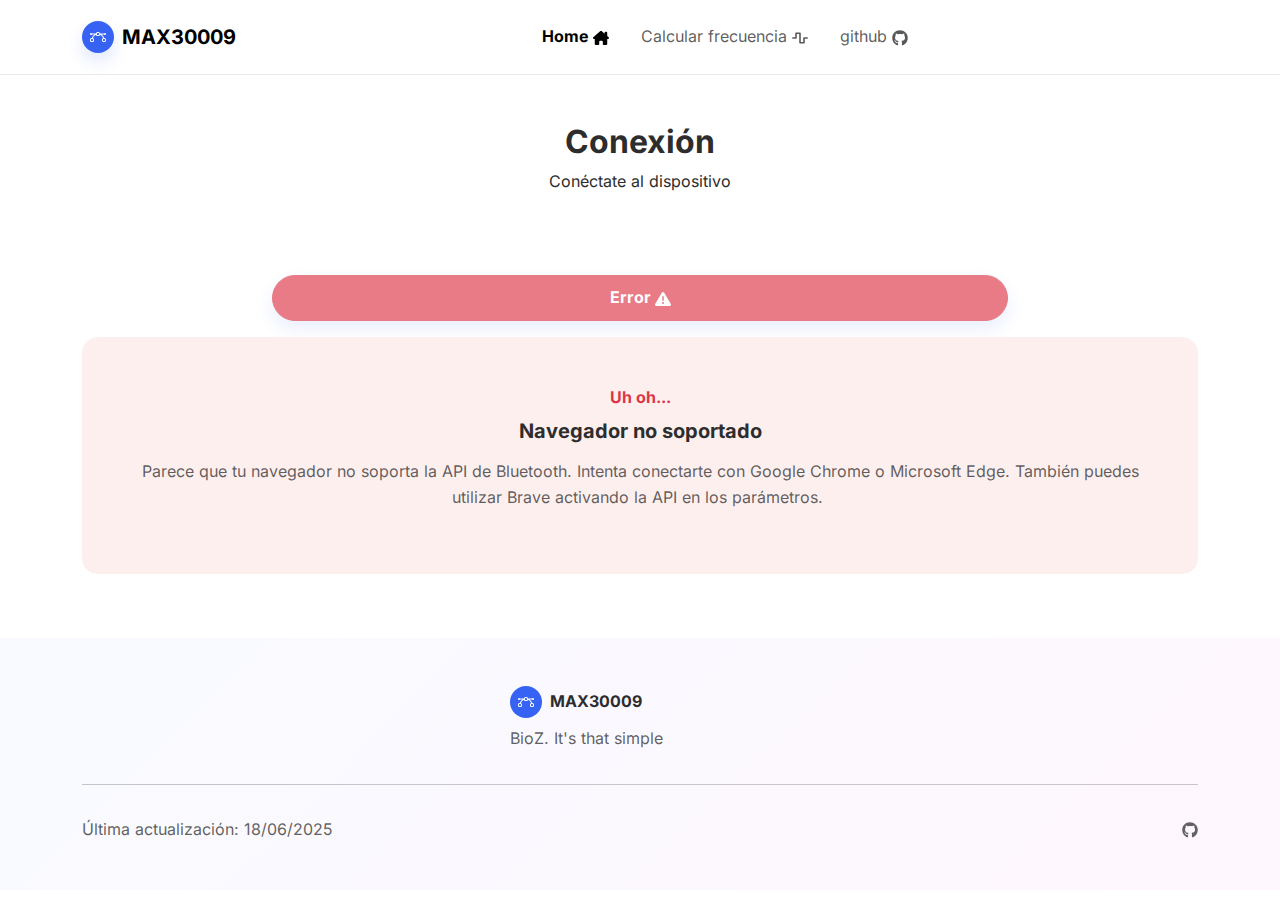
<file: web/index.html>
<!DOCTYPE html>
<html data-bs-theme="light" lang="en">

<head>
    <meta charset="utf-8">
    <meta name="viewport" content="width=device-width, initial-scale=1.0, shrink-to-fit=no">
    <title>Home - MAX3009</title>
    <link rel="stylesheet" href="assets/bootstrap/css/bootstrap.min.css?h=4d649c300ea439ef1f9fe3d14c0f3e24">
    <link rel="stylesheet" href="assets/css/Inter.css?h=88a79ac76a05b72814c70f09c2db05b3">
    <link rel="stylesheet" href="assets/fonts/fontawesome-all.min.css?h=d10b6c02b76e3f05c44d290530be1366">
    <link rel="stylesheet" href="assets/css/bss-overrides.css?h=dcfd0f9bcd47337b92b824727f015896">
    <link rel="stylesheet" href="assets/css/checkBox.compiled.css?h=6a3b8bc9aebec89744f7b35de7ce85f6">
    <link rel="stylesheet" href="assets/css/mainStyle.css?h=4cdb05ab7afbaa4bd9e2d9bb729888ae">
    <link rel="stylesheet" href="assets/css/Stats-icons.css?h=befd8a398792e305b7ffd4a176b5b585">
</head>

<body>
    <nav class="navbar navbar-expand-md sticky-top py-3 navbar-shrink" id="mainNav">
        <div class="container"><a class="navbar-brand d-flex align-items-center" href="/"><span class="bs-icon-sm bs-icon-circle bs-icon-primary shadow d-flex justify-content-center align-items-center me-2 bs-icon"><svg xmlns="http://www.w3.org/2000/svg" width="1em" height="1em" fill="currentColor" viewBox="0 0 16 16" class="bi bi-bezier">
                        <path fill-rule="evenodd" d="M0 10.5A1.5 1.5 0 0 1 1.5 9h1A1.5 1.5 0 0 1 4 10.5v1A1.5 1.5 0 0 1 2.5 13h-1A1.5 1.5 0 0 1 0 11.5zm1.5-.5a.5.5 0 0 0-.5.5v1a.5.5 0 0 0 .5.5h1a.5.5 0 0 0 .5-.5v-1a.5.5 0 0 0-.5-.5zm10.5.5A1.5 1.5 0 0 1 13.5 9h1a1.5 1.5 0 0 1 1.5 1.5v1a1.5 1.5 0 0 1-1.5 1.5h-1a1.5 1.5 0 0 1-1.5-1.5zm1.5-.5a.5.5 0 0 0-.5.5v1a.5.5 0 0 0 .5.5h1a.5.5 0 0 0 .5-.5v-1a.5.5 0 0 0-.5-.5zM6 4.5A1.5 1.5 0 0 1 7.5 3h1A1.5 1.5 0 0 1 10 4.5v1A1.5 1.5 0 0 1 8.5 7h-1A1.5 1.5 0 0 1 6 5.5zM7.5 4a.5.5 0 0 0-.5.5v1a.5.5 0 0 0 .5.5h1a.5.5 0 0 0 .5-.5v-1a.5.5 0 0 0-.5-.5z"></path>
                        <path d="M6 4.5H1.866a1 1 0 1 0 0 1h2.668A6.517 6.517 0 0 0 1.814 9H2.5c.123 0 .244.015.358.043a5.517 5.517 0 0 1 3.185-3.185A1.503 1.503 0 0 1 6 5.5zm3.957 1.358A1.5 1.5 0 0 0 10 5.5v-1h4.134a1 1 0 1 1 0 1h-2.668a6.517 6.517 0 0 1 2.72 3.5H13.5c-.123 0-.243.015-.358.043a5.517 5.517 0 0 0-3.185-3.185z"></path>
                    </svg></span><span>MAX30009</span></a><button data-bs-toggle="collapse" class="navbar-toggler" data-bs-target="#navcol"><span class="visually-hidden">Toggle navigation</span><span class="navbar-toggler-icon"></span></button>
            <div class="collapse navbar-collapse" id="navcol">
                <ul class="navbar-nav mx-auto">
                    <li class="nav-item"><a class="nav-link active" href="index.html">Home&nbsp;<svg xmlns="http://www.w3.org/2000/svg" viewBox="0 -32 576 576" width="1em" height="1em" fill="currentColor">
                                <!--! Font Awesome Free 6.4.2 by @fontawesome - https://fontawesome.com License - https://fontawesome.com/license/free (Icons: CC BY 4.0, Fonts: SIL OFL 1.1, Code: MIT License) Copyright 2023 Fonticons, Inc. -->
                                <path d="M543.8 287.6c17 0 32-14 32-32.1c1-9-3-17-11-24L512 185V64c0-17.7-14.3-32-32-32H448c-17.7 0-32 14.3-32 32v36.7L309.5 7c-6-5-14-7-21-7s-15 1-22 8L10 231.5c-7 7-10 15-10 24c0 18 14 32.1 32 32.1h32v69.7c-.1 .9-.1 1.8-.1 2.8V472c0 22.1 17.9 40 40 40h16c1.2 0 2.4-.1 3.6-.2c1.5 .1 3 .2 4.5 .2H160h24c22.1 0 40-17.9 40-40V448 384c0-17.7 14.3-32 32-32h64c17.7 0 32 14.3 32 32v64 24c0 22.1 17.9 40 40 40h24 32.5c1.4 0 2.8 0 4.2-.1c1.1 .1 2.2 .1 3.3 .1h16c22.1 0 40-17.9 40-40V455.8c.3-2.6 .5-5.3 .5-8.1l-.7-160.2h32z"></path>
                            </svg></a></li>
                    <li class="nav-item"><a class="nav-link" href="frequency.html">Calcular frecuencia&nbsp;<svg xmlns="http://www.w3.org/2000/svg" viewBox="0 -64 640 640" width="1em" height="1em" fill="currentColor">
                                <!--! Font Awesome Free 6.4.2 by @fontawesome - https://fontawesome.com License - https://fontawesome.com/license/free (Icons: CC BY 4.0, Fonts: SIL OFL 1.1, Code: MIT License) Copyright 2023 Fonticons, Inc. -->
                                <path d="M128 64c0-17.7 14.3-32 32-32H320c17.7 0 32 14.3 32 32V416h96V256c0-17.7 14.3-32 32-32H608c17.7 0 32 14.3 32 32s-14.3 32-32 32H512V448c0 17.7-14.3 32-32 32H320c-17.7 0-32-14.3-32-32V96H192V256c0 17.7-14.3 32-32 32H32c-17.7 0-32-14.3-32-32s14.3-32 32-32h96V64z"></path>
                            </svg></a></li>
                    <li class="nav-item"><a class="nav-link" href="https://github.com/mahelbdlm/MAX30009-bluetooth" target="_blank">github&nbsp;<svg xmlns="http://www.w3.org/2000/svg" viewBox="-8 0 512 512" width="1em" height="1em" fill="currentColor">
                                <!--! Font Awesome Free 6.4.2 by @fontawesome - https://fontawesome.com License - https://fontawesome.com/license/free (Icons: CC BY 4.0, Fonts: SIL OFL 1.1, Code: MIT License) Copyright 2023 Fonticons, Inc. -->
                                <path d="M165.9 397.4c0 2-2.3 3.6-5.2 3.6-3.3.3-5.6-1.3-5.6-3.6 0-2 2.3-3.6 5.2-3.6 3-.3 5.6 1.3 5.6 3.6zm-31.1-4.5c-.7 2 1.3 4.3 4.3 4.9 2.6 1 5.6 0 6.2-2s-1.3-4.3-4.3-5.2c-2.6-.7-5.5.3-6.2 2.3zm44.2-1.7c-2.9.7-4.9 2.6-4.6 4.9.3 2 2.9 3.3 5.9 2.6 2.9-.7 4.9-2.6 4.6-4.6-.3-1.9-3-3.2-5.9-2.9zM244.8 8C106.1 8 0 113.3 0 252c0 110.9 69.8 205.8 169.5 239.2 12.8 2.3 17.3-5.6 17.3-12.1 0-6.2-.3-40.4-.3-61.4 0 0-70 15-84.7-29.8 0 0-11.4-29.1-27.8-36.6 0 0-22.9-15.7 1.6-15.4 0 0 24.9 2 38.6 25.8 21.9 38.6 58.6 27.5 72.9 20.9 2.3-16 8.8-27.1 16-33.7-55.9-6.2-112.3-14.3-112.3-110.5 0-27.5 7.6-41.3 23.6-58.9-2.6-6.5-11.1-33.3 2.6-67.9 20.9-6.5 69 27 69 27 20-5.6 41.5-8.5 62.8-8.5s42.8 2.9 62.8 8.5c0 0 48.1-33.6 69-27 13.7 34.7 5.2 61.4 2.6 67.9 16 17.7 25.8 31.5 25.8 58.9 0 96.5-58.9 104.2-114.8 110.5 9.2 7.9 17 22.9 17 46.4 0 33.7-.3 75.4-.3 83.6 0 6.5 4.6 14.4 17.3 12.1C428.2 457.8 496 362.9 496 252 496 113.3 383.5 8 244.8 8zM97.2 352.9c-1.3 1-1 3.3.7 5.2 1.6 1.6 3.9 2.3 5.2 1 1.3-1 1-3.3-.7-5.2-1.6-1.6-3.9-2.3-5.2-1zm-10.8-8.1c-.7 1.3.3 2.9 2.3 3.9 1.6 1 3.6.7 4.3-.7.7-1.3-.3-2.9-2.3-3.9-2-.6-3.6-.3-4.3.7zm32.4 35.6c-1.6 1.3-1 4.3 1.3 6.2 2.3 2.3 5.2 2.6 6.5 1 1.3-1.3.7-4.3-1.3-6.2-2.2-2.3-5.2-2.6-6.5-1zm-11.4-14.7c-1.6 1-1.6 3.6 0 5.9 1.6 2.3 4.3 3.3 5.6 2.3 1.6-1.3 1.6-3.9 0-6.2-1.4-2.3-4-3.3-5.6-2z"></path>
                            </svg></a></li>
                </ul>
            </div>
        </div>
    </nav>
    <div class="container pt-4 pt-xl-5 py-5">
        <div class="row mb-5">
            <div class="col-md-8 col-xl-6 text-center mx-auto">
                <h2 class="fw-bold" id="manage-hike-name">Conexión</h2>
                <p>Conéctate al dispositivo</p>
                <div class="alert alert-warning noDisplay" role="alert" alerttype="debugmode"><span><svg xmlns="http://www.w3.org/2000/svg" viewBox="0 0 512 512" width="1em" height="1em" fill="currentColor">
                            <!--! Font Awesome Free 6.4.2 by @fontawesome - https://fontawesome.com License - https://fontawesome.com/license/free (Icons: CC BY 4.0, Fonts: SIL OFL 1.1, Code: MIT License) Copyright 2023 Fonticons, Inc. -->
                            <path d="M256 512A256 256 0 1 0 256 0a256 256 0 1 0 0 512zM216 336h24V272H216c-13.3 0-24-10.7-24-24s10.7-24 24-24h48c13.3 0 24 10.7 24 24v88h8c13.3 0 24 10.7 24 24s-10.7 24-24 24H216c-13.3 0-24-10.7-24-24s10.7-24 24-24zm40-208a32 32 0 1 1 0 64 32 32 0 1 1 0-64z"></path>
                        </svg><strong>&nbsp;El modo debug está activado</strong></span></div><button class="btn btn-success position-absolute m-2 noDisplay" id="btn-compute-frequency" type="button" style="top: 75px;right: 0;" data-bs-target="#modal-freq" data-bs-toggle="modal"><svg xmlns="http://www.w3.org/2000/svg" viewBox="0 -32 576 576" width="1em" height="1em" fill="currentColor">
                        <!--! Font Awesome Free 6.4.2 by @fontawesome - https://fontawesome.com License - https://fontawesome.com/license/free (Icons: CC BY 4.0, Fonts: SIL OFL 1.1, Code: MIT License) Copyright 2023 Fonticons, Inc. -->
                        <path d="M234.7 42.7L197 56.8c-3 1.1-5 4-5 7.2s2 6.1 5 7.2l37.7 14.1L248.8 123c1.1 3 4 5 7.2 5s6.1-2 7.2-5l14.1-37.7L315 71.2c3-1.1 5-4 5-7.2s-2-6.1-5-7.2L277.3 42.7 263.2 5c-1.1-3-4-5-7.2-5s-6.1 2-7.2 5L234.7 42.7zM46.1 395.4c-18.7 18.7-18.7 49.1 0 67.9l34.6 34.6c18.7 18.7 49.1 18.7 67.9 0L529.9 116.5c18.7-18.7 18.7-49.1 0-67.9L495.3 14.1c-18.7-18.7-49.1-18.7-67.9 0L46.1 395.4zM484.6 82.6l-105 105-23.3-23.3 105-105 23.3 23.3zM7.5 117.2C3 118.9 0 123.2 0 128s3 9.1 7.5 10.8L64 160l21.2 56.5c1.7 4.5 6 7.5 10.8 7.5s9.1-3 10.8-7.5L128 160l56.5-21.2c4.5-1.7 7.5-6 7.5-10.8s-3-9.1-7.5-10.8L128 96 106.8 39.5C105.1 35 100.8 32 96 32s-9.1 3-10.8 7.5L64 96 7.5 117.2zm352 256c-4.5 1.7-7.5 6-7.5 10.8s3 9.1 7.5 10.8L416 416l21.2 56.5c1.7 4.5 6 7.5 10.8 7.5s9.1-3 10.8-7.5L480 416l56.5-21.2c4.5-1.7 7.5-6 7.5-10.8s-3-9.1-7.5-10.8L480 352l-21.2-56.5c-1.7-4.5-6-7.5-10.8-7.5s-9.1 3-10.8 7.5L416 352l-56.5 21.2z"></path>
                    </svg></button>
            </div>
        </div>
        <div class="row justify-content-center">
            <div class="col-sm-9 col-md-10 col-lg-8 col-xl-8 col-xxl-8">
                <form id="formConnect">
                    <div class="alert alert-success text-center mt-2 noDisplay" role="alert" id="alert-connect-form"><span><strong>Alert</strong> text.</span></div>
                    <div class="mb-3"></div>
                    <div class="mb-3"><button class="btn btn-primary shadow w-100 d-block btn-submit" id="btn-connect-arduino" type="submit" purpose="connect">Conectarse</button></div>
                </form>
            </div>
        </div>
        <div class="card bg-primary-light mb-3 noDisplay" id="card-error-navigator" style="background-color: #feefef !important;">
            <div class="card-body text-center px-4 px-md-5 py-5">
                <p class="fw-bold text-danger mb-2 card-text">Uh oh...</p>
                <h5 class="fw-bold mb-3 card-title">Navegador no soportado</h5>
                <p class="text-muted">Parece que tu navegador no soporta la API de Bluetooth. Intenta conectarte con Google Chrome o Microsoft Edge. También puedes utilizar Brave activando la API en los parámetros.&nbsp;</p>
            </div>
        </div>
        <div class="row row-cols-md-4 justify-content-center noDisplay" id="row-connect-sequence">
            <div class="col">
                <div class="text-center d-flex flex-column justify-content-center align-items-center py-3">
                    <div class="bs-icon-xl bs-icon-circle bs-icon-primary d-flex flex-shrink-0 justify-content-center align-items-center mb-2 d-inline-block bs-icon lg" style="background: var(--bs-dark-text-emphasis);">
                        <div id="div-connect-step-1" style="display: flex;"><svg xmlns="http://www.w3.org/2000/svg" viewBox="-64 0 512 512" width="1em" height="1em" fill="currentColor">
                                <!--! Font Awesome Free 6.4.2 by @fontawesome - https://fontawesome.com License - https://fontawesome.com/license/free (Icons: CC BY 4.0, Fonts: SIL OFL 1.1, Code: MIT License) Copyright 2023 Fonticons, Inc. -->
                                <path d="M0 32C0 14.3 14.3 0 32 0H64 320h32c17.7 0 32 14.3 32 32s-14.3 32-32 32V75c0 42.4-16.9 83.1-46.9 113.1L237.3 256l67.9 67.9c30 30 46.9 70.7 46.9 113.1v11c17.7 0 32 14.3 32 32s-14.3 32-32 32H320 64 32c-17.7 0-32-14.3-32-32s14.3-32 32-32V437c0-42.4 16.9-83.1 46.9-113.1L146.7 256 78.9 188.1C48.9 158.1 32 117.4 32 75V64C14.3 64 0 49.7 0 32zM96 64V75c0 25.5 10.1 49.9 28.1 67.9L192 210.7l67.9-67.9c18-18 28.1-42.4 28.1-67.9V64H96zm0 384H288V437c0-25.5-10.1-49.9-28.1-67.9L192 301.3l-67.9 67.9c-18 18-28.1 42.4-28.1 67.9v11z"></path>
                            </svg></div>
                    </div>
                    <div class="px-3">
                        <h2 class="fw-bold mb-0">1</h2>
                        <p class="mb-0">Escogiendo dispositivo</p>
                    </div>
                </div>
            </div>
            <div class="col">
                <div class="text-center d-flex flex-column justify-content-center align-items-center py-3">
                    <div class="bs-icon-xl bs-icon-circle bs-icon-primary d-flex flex-shrink-0 justify-content-center align-items-center mb-2 d-inline-block bs-icon lg" style="background: var(--bs-dark-bg-subtle);">
                        <div id="div-connect-step-2" style="display: flex;"><svg xmlns="http://www.w3.org/2000/svg" viewBox="-64 0 512 512" width="1em" height="1em" fill="currentColor">
                                <!--! Font Awesome Free 6.4.2 by @fontawesome - https://fontawesome.com License - https://fontawesome.com/license/free (Icons: CC BY 4.0, Fonts: SIL OFL 1.1, Code: MIT License) Copyright 2023 Fonticons, Inc. -->
                                <path d="M0 32C0 14.3 14.3 0 32 0H64 320h32c17.7 0 32 14.3 32 32s-14.3 32-32 32V75c0 42.4-16.9 83.1-46.9 113.1L237.3 256l67.9 67.9c30 30 46.9 70.7 46.9 113.1v11c17.7 0 32 14.3 32 32s-14.3 32-32 32H320 64 32c-17.7 0-32-14.3-32-32s14.3-32 32-32V437c0-42.4 16.9-83.1 46.9-113.1L146.7 256 78.9 188.1C48.9 158.1 32 117.4 32 75V64C14.3 64 0 49.7 0 32zM96 64V75c0 25.5 10.1 49.9 28.1 67.9L192 210.7l67.9-67.9c18-18 28.1-42.4 28.1-67.9V64H96zm0 384H288V437c0-25.5-10.1-49.9-28.1-67.9L192 301.3l-67.9 67.9c-18 18-28.1 42.4-28.1 67.9v11z"></path>
                            </svg></div>
                    </div>
                    <div class="px-3">
                        <h2 class="fw-bold mb-0">2</h2>
                        <p class="mb-0">Conectando al Arduino</p>
                    </div>
                </div>
            </div>
            <div class="col">
                <div class="text-center d-flex flex-column justify-content-center align-items-center py-3">
                    <div class="bs-icon-xl bs-icon-circle bs-icon-primary d-flex flex-shrink-0 justify-content-center align-items-center mb-2 d-inline-block bs-icon lg" style="background: var(--bs-dark-bg-subtle);">
                        <div id="div-connect-step-3" style="display: flex;"><svg xmlns="http://www.w3.org/2000/svg" viewBox="-64 0 512 512" width="1em" height="1em" fill="currentColor">
                                <!--! Font Awesome Free 6.4.2 by @fontawesome - https://fontawesome.com License - https://fontawesome.com/license/free (Icons: CC BY 4.0, Fonts: SIL OFL 1.1, Code: MIT License) Copyright 2023 Fonticons, Inc. -->
                                <path d="M0 32C0 14.3 14.3 0 32 0H64 320h32c17.7 0 32 14.3 32 32s-14.3 32-32 32V75c0 42.4-16.9 83.1-46.9 113.1L237.3 256l67.9 67.9c30 30 46.9 70.7 46.9 113.1v11c17.7 0 32 14.3 32 32s-14.3 32-32 32H320 64 32c-17.7 0-32-14.3-32-32s14.3-32 32-32V437c0-42.4 16.9-83.1 46.9-113.1L146.7 256 78.9 188.1C48.9 158.1 32 117.4 32 75V64C14.3 64 0 49.7 0 32zM96 64V75c0 25.5 10.1 49.9 28.1 67.9L192 210.7l67.9-67.9c18-18 28.1-42.4 28.1-67.9V64H96zm0 384H288V437c0-25.5-10.1-49.9-28.1-67.9L192 301.3l-67.9 67.9c-18 18-28.1 42.4-28.1 67.9v11z"></path>
                            </svg></div>
                    </div>
                    <div class="px-3">
                        <h2 class="fw-bold mb-0">3</h2>
                        <p class="mb-0">Verificando componentes</p>
                    </div>
                </div>
            </div>
            <div class="col">
                <div class="text-center d-flex flex-column justify-content-center align-items-center py-3">
                    <div class="bs-icon-xl bs-icon-circle bs-icon-primary d-flex flex-shrink-0 justify-content-center align-items-center mb-2 d-inline-block bs-icon lg" style="background: var(--bs-dark-bg-subtle);">
                        <div id="div-connect-step-4" style="display: flex;"><svg xmlns="http://www.w3.org/2000/svg" viewBox="-64 0 512 512" width="1em" height="1em" fill="currentColor">
                                <!--! Font Awesome Free 6.4.2 by @fontawesome - https://fontawesome.com License - https://fontawesome.com/license/free (Icons: CC BY 4.0, Fonts: SIL OFL 1.1, Code: MIT License) Copyright 2023 Fonticons, Inc. -->
                                <path d="M0 32C0 14.3 14.3 0 32 0H64 320h32c17.7 0 32 14.3 32 32s-14.3 32-32 32V75c0 42.4-16.9 83.1-46.9 113.1L237.3 256l67.9 67.9c30 30 46.9 70.7 46.9 113.1v11c17.7 0 32 14.3 32 32s-14.3 32-32 32H320 64 32c-17.7 0-32-14.3-32-32s14.3-32 32-32V437c0-42.4 16.9-83.1 46.9-113.1L146.7 256 78.9 188.1C48.9 158.1 32 117.4 32 75V64C14.3 64 0 49.7 0 32zM96 64V75c0 25.5 10.1 49.9 28.1 67.9L192 210.7l67.9-67.9c18-18 28.1-42.4 28.1-67.9V64H96zm0 384H288V437c0-25.5-10.1-49.9-28.1-67.9L192 301.3l-67.9 67.9c-18 18-28.1 42.4-28.1 67.9v11z"></path>
                            </svg></div>
                    </div>
                    <div class="px-3">
                        <h2 class="fw-bold mb-0">4</h2>
                        <p class="mb-0">Obtención de datos de calibración</p>
                    </div>
                </div>
            </div>
        </div>
        <div class="alert alert-danger noDisplay" role="alert" id="alert-connect-sequence"><span><strong>Alert</strong> text.</span></div>
        <div class="row row-cols-1 row-cols-md-2 p-lg-5 mx-auto py-5 noDisplay" id="btns-commands" style="max-width: 900px;">
            <div class="col mb-5">
                <div class="card shadow-sm">
                    <div class="card-body px-4 px-md-5 py-5">
                        <div class="bs-icon-lg d-flex justify-content-center align-items-center mb-3 bs-icon" style="top: 1rem;right: 1rem;position: absolute;"><svg xmlns="http://www.w3.org/2000/svg" viewBox="0 0 512 512" width="1em" height="1em" fill="currentColor" class="text-success">
                                <!--! Font Awesome Free 6.4.2 by @fontawesome - https://fontawesome.com License - https://fontawesome.com/license/free (Icons: CC BY 4.0, Fonts: SIL OFL 1.1, Code: MIT License) Copyright 2023 Fonticons, Inc. -->
                                <path d="M0 256a256 256 0 1 1 512 0A256 256 0 1 1 0 256zm320 96c0-26.9-16.5-49.9-40-59.3V88c0-13.3-10.7-24-24-24s-24 10.7-24 24V292.7c-23.5 9.5-40 32.5-40 59.3c0 35.3 28.7 64 64 64s64-28.7 64-64zM144 176a32 32 0 1 0 0-64 32 32 0 1 0 0 64zm-16 80a32 32 0 1 0 -64 0 32 32 0 1 0 64 0zm288 32a32 32 0 1 0 0-64 32 32 0 1 0 0 64zM400 144a32 32 0 1 0 -64 0 32 32 0 1 0 64 0z"></path>
                            </svg></div>
                        <h5 class="fw-bold card-title">Calibrar</h5>
                        <p class="text-muted mb-4 card-text">Indica las frecuencias que deseas medir y calibra el dispositivo</p><button class="btn btn-success shadow" id="btn-calibrate" type="button"><svg xmlns="http://www.w3.org/2000/svg" viewBox="0 0 512 512" width="1em" height="1em" fill="currentColor">
                                <!--! Font Awesome Free 6.4.2 by @fontawesome - https://fontawesome.com License - https://fontawesome.com/license/free (Icons: CC BY 4.0, Fonts: SIL OFL 1.1, Code: MIT License) Copyright 2023 Fonticons, Inc. -->
                                <path d="M0 256a256 256 0 1 1 512 0A256 256 0 1 1 0 256zm320 96c0-26.9-16.5-49.9-40-59.3V88c0-13.3-10.7-24-24-24s-24 10.7-24 24V292.7c-23.5 9.5-40 32.5-40 59.3c0 35.3 28.7 64 64 64s64-28.7 64-64zM144 176a32 32 0 1 0 0-64 32 32 0 1 0 0 64zm-16 80a32 32 0 1 0 -64 0 32 32 0 1 0 64 0zm288 32a32 32 0 1 0 0-64 32 32 0 1 0 0 64zM400 144a32 32 0 1 0 -64 0 32 32 0 1 0 64 0z"></path>
                            </svg></button>
                        <div class="alert alert-success mt-3 alert-fadeout noDisplay" role="alert" id="alert-calibrate"><span><strong>Alert</strong> text.</span></div>
                    </div>
                </div>
            </div>
            <div class="col mb-5 noDisplay" id="col-sweep">
                <div class="card shadow-sm">
                    <div class="card-body px-4 px-md-5 py-5">
                        <div class="bs-icon-lg d-flex justify-content-center align-items-center mb-3 bs-icon" style="top: 1rem;right: 1rem;position: absolute;"><svg xmlns="http://www.w3.org/2000/svg" viewBox="0 0 512 512" width="1em" height="1em" fill="currentColor" class="text-success">
                                <!--! Font Awesome Free 6.4.2 by @fontawesome - https://fontawesome.com License - https://fontawesome.com/license/free (Icons: CC BY 4.0, Fonts: SIL OFL 1.1, Code: MIT License) Copyright 2023 Fonticons, Inc. -->
                                <path d="M64 64c0-17.7-14.3-32-32-32S0 46.3 0 64V400c0 44.2 35.8 80 80 80H480c17.7 0 32-14.3 32-32s-14.3-32-32-32H80c-8.8 0-16-7.2-16-16V64zm406.6 86.6c12.5-12.5 12.5-32.8 0-45.3s-32.8-12.5-45.3 0L320 210.7l-57.4-57.4c-12.5-12.5-32.8-12.5-45.3 0l-112 112c-12.5 12.5-12.5 32.8 0 45.3s32.8 12.5 45.3 0L240 221.3l57.4 57.4c12.5 12.5 32.8 12.5 45.3 0l128-128z"></path>
                            </svg></div>
                        <h5 class="fw-bold card-title">Recibir datos</h5>
                        <p class="text-muted mb-4 card-text">Recibe los datos del dispositivo a las frecuencias escogidas en el apartado calibración</p>
                        <div class="customRadio noDisplay" style="margin-top: 20px;" displaywith="debugmode"><label class="form-label">Select mode:&nbsp;</label>
                            <div class="row justify-content-start">
                                <div class="col-12">
                                    <div class="row">
                                        <div class="col"><input type="radio" id="recieveSweepCalx" name="sweepPin" value="1"><label class="form-label" for="recieveSweepCalx">Medir con los CALx pins</label></div>
                                    </div>
                                    <div class="row">
                                        <div class="col"><input type="radio" id="recieveSweepElx" name="sweepPin" value="0" checked=""><label class="form-label" for="recieveSweepElx">Medir con los ELx pins</label></div>
                                    </div>
                                </div>
                            </div>
                        </div><button class="btn btn-success shadow" id="btn-sweep" type="button"><svg xmlns="http://www.w3.org/2000/svg" viewBox="0 0 512 512" width="1em" height="1em" fill="currentColor">
                                <!--! Font Awesome Free 6.4.2 by @fontawesome - https://fontawesome.com License - https://fontawesome.com/license/free (Icons: CC BY 4.0, Fonts: SIL OFL 1.1, Code: MIT License) Copyright 2023 Fonticons, Inc. -->
                                <path d="M64 64c0-17.7-14.3-32-32-32S0 46.3 0 64V400c0 44.2 35.8 80 80 80H480c17.7 0 32-14.3 32-32s-14.3-32-32-32H80c-8.8 0-16-7.2-16-16V64zm406.6 86.6c12.5-12.5 12.5-32.8 0-45.3s-32.8-12.5-45.3 0L320 210.7l-57.4-57.4c-12.5-12.5-32.8-12.5-45.3 0l-112 112c-12.5 12.5-12.5 32.8 0 45.3s32.8 12.5 45.3 0L240 221.3l57.4 57.4c12.5 12.5 32.8 12.5 45.3 0l128-128z"></path>
                            </svg></button>
                        <div class="alert alert-success mt-3 alert-fadeout noDisplay" role="alert" id="alert-sweep"><span><strong>Alert</strong> text.</span></div>
                    </div>
                </div>
            </div>
            <div class="col mb-5" id="col-one-time">
                <div class="card shadow-sm">
                    <div class="card-body px-4 px-md-5 py-5">
                        <div class="bs-icon-lg d-flex justify-content-center align-items-center mb-3 bs-icon" style="top: 1rem;right: 1rem;position: absolute;"><svg xmlns="http://www.w3.org/2000/svg" viewBox="0 0 512 512" width="1em" height="1em" fill="currentColor" class="text-success">
                                <!--! Font Awesome Free 6.4.2 by @fontawesome - https://fontawesome.com License - https://fontawesome.com/license/free (Icons: CC BY 4.0, Fonts: SIL OFL 1.1, Code: MIT License) Copyright 2023 Fonticons, Inc. -->
                                <path d="M64 64c0-17.7-14.3-32-32-32S0 46.3 0 64V400c0 44.2 35.8 80 80 80H480c17.7 0 32-14.3 32-32s-14.3-32-32-32H80c-8.8 0-16-7.2-16-16V64zm406.6 86.6c12.5-12.5 12.5-32.8 0-45.3s-32.8-12.5-45.3 0L320 210.7l-57.4-57.4c-12.5-12.5-32.8-12.5-45.3 0l-112 112c-12.5 12.5-12.5 32.8 0 45.3s32.8 12.5 45.3 0L240 221.3l57.4 57.4c12.5 12.5 32.8 12.5 45.3 0l128-128z"></path>
                            </svg></div>
                        <h5 class="fw-bold card-title">Recibir datos @ 50 KHz</h5>
                        <p class="text-muted mb-4 card-text">Recibe los datos de una única frecuencia y muéstrala en un gráfico</p>
                        <div class="customRadio" style="margin-top: 20px;"><label class="form-label">Select mode:&nbsp;</label>
                            <div class="row justify-content-start">
                                <div class="col-12">
                                    <div class="row">
                                        <div class="col"><input type="radio" id="oneTimeCalx" name="oneTimePin" value="1"><label class="form-label" for="oneTimeCalx">Medir con los CALx pins</label></div>
                                    </div>
                                    <div class="row">
                                        <div class="col"><input type="radio" id="oneTimeElx" name="oneTimePin" value="0" checked=""><label class="form-label" for="oneTimeElx">Medir con los ELx pins</label></div>
                                    </div>
                                </div>
                            </div>
                        </div>
                        <div class="mb-3 form-group"><label class="form-label">Full MAX30009 Register Check&nbsp;</label><label class="form-label checkbox path" style="display: inline-flex;top: 4px;"><input type="checkbox" id="chbk-onetime_fullregister" name="onetime_fullRegister">
<svg viewBox="0 0 21 21">
   <path d="M5,10.75 L8.5,14.25 L19.4,2.3 C18.8333333,1.43333333 18.0333333,1 17,1 L4,1 C2.35,1 1,2.35 1,4 L1,17 C1,18.65 2.35,20 4,20 L17,20 C18.65,20 20,18.65 20,17 L20,7.99769186"></path>
</svg>
</label></div><button class="btn btn-success shadow" id="btn-send-recieve" type="button"><svg xmlns="http://www.w3.org/2000/svg" viewBox="0 0 512 512" width="1em" height="1em" fill="currentColor">
                                <!--! Font Awesome Free 6.4.2 by @fontawesome - https://fontawesome.com License - https://fontawesome.com/license/free (Icons: CC BY 4.0, Fonts: SIL OFL 1.1, Code: MIT License) Copyright 2023 Fonticons, Inc. -->
                                <path d="M64 64c0-17.7-14.3-32-32-32S0 46.3 0 64V400c0 44.2 35.8 80 80 80H480c17.7 0 32-14.3 32-32s-14.3-32-32-32H80c-8.8 0-16-7.2-16-16V64zm406.6 86.6c12.5-12.5 12.5-32.8 0-45.3s-32.8-12.5-45.3 0L320 210.7l-57.4-57.4c-12.5-12.5-32.8-12.5-45.3 0l-112 112c-12.5 12.5-12.5 32.8 0 45.3s32.8 12.5 45.3 0L240 221.3l57.4 57.4c12.5 12.5 32.8 12.5 45.3 0l128-128z"></path>
                            </svg></button>
                        <div class="alert alert-success mt-3 alert-fadeout noDisplay" role="alert" id="alert-send-recieve"><span><strong>Alert</strong> text.</span></div>
                    </div>
                </div>
            </div>
            <div class="col mb-5 noDisplay">
                <div class="card shadow-sm">
                    <div class="card-body px-4 px-md-5 py-5">
                        <div class="bs-icon-lg d-flex justify-content-center align-items-center mb-3 bs-icon" style="top: 1rem;right: 1rem;position: absolute;"><svg xmlns="http://www.w3.org/2000/svg" viewBox="0 0 512 512" width="1em" height="1em" fill="currentColor" class="text-success">
                                <!--! Font Awesome Free 6.4.2 by @fontawesome - https://fontawesome.com License - https://fontawesome.com/license/free (Icons: CC BY 4.0, Fonts: SIL OFL 1.1, Code: MIT License) Copyright 2023 Fonticons, Inc. -->
                                <path d="M288 32c0-17.7-14.3-32-32-32s-32 14.3-32 32V256c0 17.7 14.3 32 32 32s32-14.3 32-32V32zM143.5 120.6c13.6-11.3 15.4-31.5 4.1-45.1s-31.5-15.4-45.1-4.1C49.7 115.4 16 181.8 16 256c0 132.5 107.5 240 240 240s240-107.5 240-240c0-74.2-33.8-140.6-86.6-184.6c-13.6-11.3-33.8-9.4-45.1 4.1s-9.4 33.8 4.1 45.1c38.9 32.3 63.5 81 63.5 135.4c0 97.2-78.8 176-176 176s-176-78.8-176-176c0-54.4 24.7-103.1 63.5-135.4z"></path>
                            </svg></div>
                        <h5 class="fw-bold card-title">Init</h5>
                        <p class="text-muted mb-4 card-text">Envía de nuevo la orden de inicialización</p><button class="btn btn-success shadow" id="btn-send-init" type="button"><svg xmlns="http://www.w3.org/2000/svg" viewBox="0 0 512 512" width="1em" height="1em" fill="currentColor">
                                <!--! Font Awesome Free 6.4.2 by @fontawesome - https://fontawesome.com License - https://fontawesome.com/license/free (Icons: CC BY 4.0, Fonts: SIL OFL 1.1, Code: MIT License) Copyright 2023 Fonticons, Inc. -->
                                <path d="M288 32c0-17.7-14.3-32-32-32s-32 14.3-32 32V256c0 17.7 14.3 32 32 32s32-14.3 32-32V32zM143.5 120.6c13.6-11.3 15.4-31.5 4.1-45.1s-31.5-15.4-45.1-4.1C49.7 115.4 16 181.8 16 256c0 132.5 107.5 240 240 240s240-107.5 240-240c0-74.2-33.8-140.6-86.6-184.6c-13.6-11.3-33.8-9.4-45.1 4.1s-9.4 33.8 4.1 45.1c38.9 32.3 63.5 81 63.5 135.4c0 97.2-78.8 176-176 176s-176-78.8-176-176c0-54.4 24.7-103.1 63.5-135.4z"></path>
                            </svg></button>
                        <div class="alert alert-success mt-3 alert-fadeout noDisplay" role="alert" id="alert-send-init"><span><strong>Alert</strong> text.</span></div>
                    </div>
                </div>
            </div>
        </div>
    </div>
    <div class="modal fade" role="dialog" tabindex="-1" id="modal-freq">
        <div class="modal-dialog" role="document">
            <div class="modal-content">
                <div class="modal-header">
                    <h4 class="modal-title">Frecuencias especiales</h4><button class="btn-close" type="button" aria-label="Close" data-bs-dismiss="modal"></button>
                </div>
                <div class="modal-body">
                    <div class="row justify-content-center">
                        <div class="col">
                            <form id="form-calculate-freq">
                                <div style="margin-top: 20px;"><label class="form-label">Frecuencia</label>
                                    <p class="text-muted">1 kHz - 800 kHz</p>
                                    <div class="input-group"><input class="form-control" type="number" max="800" step="0.001" min="1" name="valueFreq" value="50"><span class="input-group-text">kHz</span></div>
                                </div>
                                <div style="margin-top: 20px;"><label class="form-label">Rango de frecuencia de muestreo (sample rate)</label>
                                    <p class="text-muted">Ej - 50 sps - 100 sps</p>
                                    <div class="input-group"><input class="form-control" type="number" max="5000" step="1" min="10" name="minsps" value="50"><span class="input-group-text">sps -</span><input class="form-control" type="number" max="5000" step="1" min="10" name="maxsps" value="100"><span class="input-group-text">sps</span></div>
                                </div>
                                <div class="alert alert-success text-center noDisplay alert-form" role="alert" id="alert-modal-freq"><span><strong>Alert</strong> text.</span></div>
                                <div class="text-center mb-3"><button class="btn btn-primary shadow w-100 mt-3 d-block btn-submit" type="submit">Calcular</button></div>
                                <div class="table-responsive">
                                    <table class="table">
                                        <thead>
                                            <tr>
                                                <th>Parametro</th>
                                                <th>Valor</th>
                                            </tr>
                                        </thead>
                                        <tbody>
                                            <tr>
                                                <td>MDIV</td>
                                                <td tablefreq="mdiv"></td>
                                            </tr>
                                            <tr>
                                                <td>NDIV</td>
                                                <td tablefreq="ndiv"></td>
                                            </tr>
                                            <tr>
                                                <td>KDIV</td>
                                                <td tablefreq="kdiv"></td>
                                            </tr>
                                            <tr>
                                                <td>DAC_OSR</td>
                                                <td tablefreq="dacosr"></td>
                                            </tr>
                                            <tr>
                                                <td>ADC_OSR</td>
                                                <td tablefreq="adcosr"></td>
                                            </tr>
                                            <tr>
                                                <td>Freq. Real</td>
                                                <td tablefreq="freqtot"></td>
                                            </tr>
                                            <tr>
                                                <td>Sample Rate</td>
                                                <td tablefreq="freqsample"></td>
                                            </tr>
                                        </tbody>
                                    </table>
                                </div>
                                <p id="p-copy-arduino"></p>
                            </form>
                        </div>
                    </div>
                </div>
            </div>
        </div>
    </div>
    <div class="modal fade" role="dialog" tabindex="-1" id="modal-save">
        <div class="modal-dialog" role="document">
            <div class="modal-content">
                <div class="modal-header">
                    <h4 class="modal-title">Frecuencias especiales</h4><button class="btn-close" type="button" aria-label="Close" data-bs-dismiss="modal"></button>
                </div>
                <div class="modal-body">
                    <div class="row justify-content-center">
                        <div class="col">
                            <form id="form-modal-save">
                                <div style="margin-top: 20px;"><label class="form-label">Tipo de fichero</label>
                                    <p class="text-muted">Selecciona el tipo de fichero</p><select class="form-select" name="saveformat">
                                        <option value="xlsx">EXCEL</option>
                                        <option value="csv">CSV</option>
                                    </select>
                                </div>
                                <div class="alert alert-success text-center noDisplay alert-form" role="alert" id="alert-modal-save"><span><strong>Alert</strong> text.</span></div>
                                <div class="text-center mb-3"><button class="btn btn-primary shadow w-100 mt-3 d-block btn-submit" type="submit">Calcular</button></div>
                            </form>
                        </div>
                    </div>
                </div>
            </div>
        </div>
    </div>
    <div class="modal fade" role="dialog" tabindex="-1" id="modal-calibration">
        <div class="modal-dialog" role="document">
            <div class="modal-content">
                <div class="modal-header">
                    <h4 class="modal-title">Calibración</h4><button class="btn-close" type="button" aria-label="Close" data-bs-dismiss="modal"></button>
                </div>
                <div class="modal-body">
                    <div class="alert alert-warning text-center noDisplay" role="alert" alerttype="debugmode"><span><svg xmlns="http://www.w3.org/2000/svg" viewBox="0 0 512 512" width="1em" height="1em" fill="currentColor">
                                <!--! Font Awesome Free 6.4.2 by @fontawesome - https://fontawesome.com License - https://fontawesome.com/license/free (Icons: CC BY 4.0, Fonts: SIL OFL 1.1, Code: MIT License) Copyright 2023 Fonticons, Inc. -->
                                <path d="M256 512A256 256 0 1 0 256 0a256 256 0 1 0 0 512zM216 336h24V272H216c-13.3 0-24-10.7-24-24s10.7-24 24-24h48c13.3 0 24 10.7 24 24v88h8c13.3 0 24 10.7 24 24s-10.7 24-24 24H216c-13.3 0-24-10.7-24-24s10.7-24 24-24zm40-208a32 32 0 1 1 0 64 32 32 0 1 1 0-64z"></path>
                            </svg><strong>&nbsp;El modo debug está activado.</strong></span></div>
                    <div class="row justify-content-center">
                        <div class="col">
                            <div class="card bg-primary-light mb-3 noDisplay" id="card-success-calib" style="background-color: rgba(0,255,102,0.2)!important;">
                                <div class="card-body text-center px-4 px-md-5 py-5">
                                    <p class="fw-bold text-success mb-2 card-text">¡Calibrado!</p>
                                    <h5 class="fw-bold mb-3 card-title">Puedes empezar a medir datos</h5>
                                    <p class="text-muted">Se ha calibrado correctamente el dispositivo. Puedes guardar los datos de calibración para importarlos más tarde</p><a class="btn btn-success btn-sm" role="button" id="btn-save-calib" href="/">Guardar&nbsp;<svg xmlns="http://www.w3.org/2000/svg" viewBox="0 0 512 512" width="1em" height="1em" fill="currentColor">
                                            <!--! Font Awesome Free 6.4.2 by @fontawesome - https://fontawesome.com License - https://fontawesome.com/license/free (Icons: CC BY 4.0, Fonts: SIL OFL 1.1, Code: MIT License) Copyright 2023 Fonticons, Inc. -->
                                            <path d="M288 32c0-17.7-14.3-32-32-32s-32 14.3-32 32V274.7l-73.4-73.4c-12.5-12.5-32.8-12.5-45.3 0s-12.5 32.8 0 45.3l128 128c12.5 12.5 32.8 12.5 45.3 0l128-128c12.5-12.5 12.5-32.8 0-45.3s-32.8-12.5-45.3 0L288 274.7V32zM64 352c-35.3 0-64 28.7-64 64v32c0 35.3 28.7 64 64 64H448c35.3 0 64-28.7 64-64V416c0-35.3-28.7-64-64-64H346.5l-45.3 45.3c-25 25-65.5 25-90.5 0L165.5 352H64zm368 56a24 24 0 1 1 0 48 24 24 0 1 1 0-48z"></path>
                                        </svg></a>
                                </div>
                            </div>
                            <form id="form-calibrate">
                                <div class="alert alert-success text-center noDisplay" role="alert"><span><strong>Alert</strong> text.</span></div>
                                <div><label class="form-label">Resistencia de calibración</label>
                                    <p class="text-muted">Introduce el valor de la resistencia de calibración</p>
                                    <div class="input-group"><input class="form-control" type="number" step="0.001" min="1" name="calibResistor" value="220"><span class="input-group-text"><svg xmlns="http://www.w3.org/2000/svg" width="1em" height="1em" viewBox="0 0 24 24" stroke-width="2" stroke="currentColor" fill="none" stroke-linecap="round" stroke-linejoin="round" class="icon icon-tabler icon-tabler-omega">
                                                <path stroke="none" d="M0 0h24v24H0z" fill="none"></path>
                                                <path d="M4 19h5v-1a7.35 7.35 0 1 1 6 0v1h5"></path>
                                            </svg></span></div>
                                </div>
                                <div class="mt-3 form-group">
                                    <div class="table-responsive mt-2 table" role="grid" aria-describedby="dataTable_info">
                                        <table class="table dataTable my-0" id="dataTable">
                                            <thead>
                                                <tr>
                                                    <th>Frecuencia</th>
                                                    <th>Borrar</th>
                                                </tr>
                                            </thead>
                                            <tbody id="table-body-frequencies-calib">
                                                <tr>
                                                    <td>
                                                        <div class="input-group"><input class="form-control" type="number" max="800" step="0.001" min="1"><span class="input-group-text">kHz</span></div>
                                                    </td>
                                                    <td><button class="btn btn-danger" type="button" onclick=""><svg xmlns="http://www.w3.org/2000/svg" viewBox="-32 0 512 512" width="1em" height="1em" fill="currentColor">
                                                                <!--! Font Awesome Free 6.4.2 by @fontawesome - https://fontawesome.com License - https://fontawesome.com/license/free (Icons: CC BY 4.0, Fonts: SIL OFL 1.1, Code: MIT License) Copyright 2023 Fonticons, Inc. -->
                                                                <path d="M135.2 17.7C140.6 6.8 151.7 0 163.8 0H284.2c12.1 0 23.2 6.8 28.6 17.7L320 32h96c17.7 0 32 14.3 32 32s-14.3 32-32 32H32C14.3 96 0 81.7 0 64S14.3 32 32 32h96l7.2-14.3zM32 128H416V448c0 35.3-28.7 64-64 64H96c-35.3 0-64-28.7-64-64V128zm96 64c-8.8 0-16 7.2-16 16V432c0 8.8 7.2 16 16 16s16-7.2 16-16V208c0-8.8-7.2-16-16-16zm96 0c-8.8 0-16 7.2-16 16V432c0 8.8 7.2 16 16 16s16-7.2 16-16V208c0-8.8-7.2-16-16-16zm96 0c-8.8 0-16 7.2-16 16V432c0 8.8 7.2 16 16 16s16-7.2 16-16V208c0-8.8-7.2-16-16-16z"></path>
                                                            </svg></button></td>
                                                </tr>
                                            </tbody>
                                        </table>
                                    </div>
                                    <div class="alert alert-danger text-center noDisplay" role="alert" id="alert-features" style="margin-top: 10px;"><span><i class="fas fa-exclamation-triangle"></i><strong>Alert</strong><br></span></div>
                                    <div style="display: flex;justify-content: space-between;"><button class="btn btn-success" id="btn-add-frequency-calib" type="button">Añadir&nbsp;<svg xmlns="http://www.w3.org/2000/svg" viewBox="-32 0 512 512" width="1em" height="1em" fill="currentColor">
                                                <!--! Font Awesome Free 6.4.2 by @fontawesome - https://fontawesome.com License - https://fontawesome.com/license/free (Icons: CC BY 4.0, Fonts: SIL OFL 1.1, Code: MIT License) Copyright 2023 Fonticons, Inc. -->
                                                <path d="M256 80c0-17.7-14.3-32-32-32s-32 14.3-32 32V224H48c-17.7 0-32 14.3-32 32s14.3 32 32 32H192V432c0 17.7 14.3 32 32 32s32-14.3 32-32V288H400c17.7 0 32-14.3 32-32s-14.3-32-32-32H256V80z"></path>
                                            </svg></button></div>
                                </div>
                                <div class="customRadio" style="margin-top: 20px;"><label class="form-label">Modo de entrada:&nbsp;</label>
                                    <div class="row justify-content-start">
                                        <div class="col-12">
                                            <div class="row">
                                                <div class="col"><input type="radio" id="calibFromCalx" checked="" name="selectMode" value="1"><label class="form-label" for="calibFromCalx">Calibrar con los CALx pins</label></div>
                                            </div>
                                            <div class="row">
                                                <div class="col"><input type="radio" id="calibFromElx" name="selectMode" value="0"><label class="form-label" for="calibFromElx">Calibrar con los ELx pins</label></div>
                                            </div>
                                        </div>
                                    </div>
                                </div>
                                <div class="form-group noDisplay" displaywith="debugmode"><label class="form-label">Debug Mode&nbsp;</label><label class="form-label checkbox path" style="display: inline-flex;top: 4px;"><input type="checkbox" id="chbk-debug" name="chbk_calib_debug">
<svg viewBox="0 0 21 21">
   <path d="M5,10.75 L8.5,14.25 L19.4,2.3 C18.8333333,1.43333333 18.0333333,1 17,1 L4,1 C2.35,1 1,2.35 1,4 L1,17 C1,18.65 2.35,20 4,20 L17,20 C18.65,20 20,18.65 20,17 L20,7.99769186"></path>
</svg>
</label></div>
                                <div class="form-group noDisplay" displaywith="debugmode"><label class="form-label">Save to EEPROM&nbsp;</label><label class="form-label checkbox path" style="display: inline-flex;top: 4px;"><input type="checkbox" id="chbk-save-eeprom" name="chbk_calib_save_eeprom">
<svg viewBox="0 0 21 21">
   <path d="M5,10.75 L8.5,14.25 L19.4,2.3 C18.8333333,1.43333333 18.0333333,1 17,1 L4,1 C2.35,1 1,2.35 1,4 L1,17 C1,18.65 2.35,20 4,20 L17,20 C18.65,20 20,18.65 20,17 L20,7.99769186"></path>
</svg>
</label></div>
                                <div class="mb-3 form-group noDisplay" displaywith="debugmode"><label class="form-label">Double check SPI&nbsp;</label><label class="form-label checkbox path" style="display: inline-flex;top: 4px;"><input type="checkbox" id="chbk-calib-check-spi" name="chbk_calib_check_spi">
<svg viewBox="0 0 21 21">
   <path d="M5,10.75 L8.5,14.25 L19.4,2.3 C18.8333333,1.43333333 18.0333333,1 17,1 L4,1 C2.35,1 1,2.35 1,4 L1,17 C1,18.65 2.35,20 4,20 L17,20 C18.65,20 20,18.65 20,17 L20,7.99769186"></path>
</svg>
</label></div>
                                <div class="mt-3 noDisplay" style="/*display: flex;*/justify-content: space-between;"><button class="btn btn-success shadow" type="submit" style="width: 40%;">Continuar&nbsp;<svg xmlns="http://www.w3.org/2000/svg" viewBox="0 0 512 512" width="1em" height="1em" fill="currentColor">
                                            <!--! Font Awesome Free 6.4.2 by @fontawesome - https://fontawesome.com License - https://fontawesome.com/license/free (Icons: CC BY 4.0, Fonts: SIL OFL 1.1, Code: MIT License) Copyright 2023 Fonticons, Inc. -->
                                            <path d="M0 256a256 256 0 1 0 512 0A256 256 0 1 0 0 256zM294.6 135.1l99.9 107.1c3.5 3.8 5.5 8.7 5.5 13.8s-2 10.1-5.5 13.8L294.6 376.9c-4.2 4.5-10.1 7.1-16.3 7.1C266 384 256 374 256 361.7l0-57.7-96 0c-17.7 0-32-14.3-32-32l0-32c0-17.7 14.3-32 32-32l96 0 0-57.7c0-12.3 10-22.3 22.3-22.3c6.2 0 12.1 2.6 16.3 7.1z"></path>
                                        </svg></button><button class="btn btn-danger shadow" type="submit" style="width: 40%;">Reiniciar&nbsp;<svg xmlns="http://www.w3.org/2000/svg" viewBox="0 0 512 512" width="1em" height="1em" fill="currentColor">
                                            <!--! Font Awesome Free 6.4.2 by @fontawesome - https://fontawesome.com License - https://fontawesome.com/license/free (Icons: CC BY 4.0, Fonts: SIL OFL 1.1, Code: MIT License) Copyright 2023 Fonticons, Inc. -->
                                            <path d="M125.7 160H176c17.7 0 32 14.3 32 32s-14.3 32-32 32H48c-17.7 0-32-14.3-32-32V64c0-17.7 14.3-32 32-32s32 14.3 32 32v51.2L97.6 97.6c87.5-87.5 229.3-87.5 316.8 0s87.5 229.3 0 316.8s-229.3 87.5-316.8 0c-12.5-12.5-12.5-32.8 0-45.3s32.8-12.5 45.3 0c62.5 62.5 163.8 62.5 226.3 0s62.5-163.8 0-226.3s-163.8-62.5-226.3 0L125.7 160z"></path>
                                        </svg></button></div>
                                <div class="mt-3">
                                    <div class="alert alert-success noDisplay" role="alert" id="alert-form-calibrate"><span><strong>Alert</strong> text.</span></div><button class="btn btn-primary shadow w-100 d-block btn-submit" id="btn-modal-calibrate" type="submit">Calibrar&nbsp;<svg xmlns="http://www.w3.org/2000/svg" viewBox="0 0 512 512" width="1em" height="1em" fill="currentColor">
                                            <!--! Font Awesome Free 6.4.2 by @fontawesome - https://fontawesome.com License - https://fontawesome.com/license/free (Icons: CC BY 4.0, Fonts: SIL OFL 1.1, Code: MIT License) Copyright 2023 Fonticons, Inc. -->
                                            <path d="M78.6 5C69.1-2.4 55.6-1.5 47 7L7 47c-8.5 8.5-9.4 22-2.1 31.6l80 104c4.5 5.9 11.6 9.4 19 9.4h54.1l109 109c-14.7 29-10 65.4 14.3 89.6l112 112c12.5 12.5 32.8 12.5 45.3 0l64-64c12.5-12.5 12.5-32.8 0-45.3l-112-112c-24.2-24.2-60.6-29-89.6-14.3l-109-109V104c0-7.5-3.5-14.5-9.4-19L78.6 5zM19.9 396.1C7.2 408.8 0 426.1 0 444.1C0 481.6 30.4 512 67.9 512c18 0 35.3-7.2 48-19.9L233.7 374.3c-7.8-20.9-9-43.6-3.6-65.1l-61.7-61.7L19.9 396.1zM512 144c0-10.5-1.1-20.7-3.2-30.5c-2.4-11.2-16.1-14.1-24.2-6l-63.9 63.9c-3 3-7.1 4.7-11.3 4.7H352c-8.8 0-16-7.2-16-16V102.6c0-4.2 1.7-8.3 4.7-11.3l63.9-63.9c8.1-8.1 5.2-21.8-6-24.2C388.7 1.1 378.5 0 368 0C288.5 0 224 64.5 224 144l0 .8 85.3 85.3c36-9.1 75.8 .5 104 28.7L429 274.5c49-23 83-72.8 83-130.5zM56 432a24 24 0 1 1 48 0 24 24 0 1 1 -48 0z"></path>
                                        </svg></button>
                                </div>
                            </form>
                        </div>
                    </div>
                </div>
            </div>
        </div>
    </div>
    <div class="modal fade" role="dialog" tabindex="-1" id="modal-sweep">
        <div class="modal-dialog" role="document">
            <div class="modal-content">
                <div class="modal-header">
                    <h4 class="modal-title">Obtener datos</h4><button class="btn-close" type="button" aria-label="Close" data-bs-dismiss="modal"></button>
                </div>
                <div class="modal-body">
                    <div class="row justify-content-center">
                        <div class="col">
                            <form id="form-sweep">
                                <div class="alert alert-warning text-center noDisplay" role="alert" alerttype="debugmode"><span><svg xmlns="http://www.w3.org/2000/svg" viewBox="0 0 512 512" width="1em" height="1em" fill="currentColor">
                                            <!--! Font Awesome Free 6.4.2 by @fontawesome - https://fontawesome.com License - https://fontawesome.com/license/free (Icons: CC BY 4.0, Fonts: SIL OFL 1.1, Code: MIT License) Copyright 2023 Fonticons, Inc. -->
                                            <path d="M256 512A256 256 0 1 0 256 0a256 256 0 1 0 0 512zM216 336h24V272H216c-13.3 0-24-10.7-24-24s10.7-24 24-24h48c13.3 0 24 10.7 24 24v88h8c13.3 0 24 10.7 24 24s-10.7 24-24 24H216c-13.3 0-24-10.7-24-24s10.7-24 24-24zm40-208a32 32 0 1 1 0 64 32 32 0 1 1 0-64z"></path>
                                        </svg><strong>&nbsp;El modo debug está activado.</strong></span></div>
                                <div class="customRadio" style="margin-top: 20px;"><label class="form-label">Select mode:&nbsp;</label>
                                    <div class="row justify-content-start">
                                        <div class="col-12">
                                            <div class="row">
                                                <div class="col"><input type="radio" id="calibFromCalx-sweep" checked="" name="selectMode" value="1"><label class="form-label" for="calibFromCalx-sweep">Calibrar con los CALx pins</label></div>
                                            </div>
                                            <div class="row">
                                                <div class="col"><input type="radio" id="calibFromElx-sweep" name="selectMode" value="0"><label class="form-label" for="calibFromElx-sweep">Calibrar con los ELx pins</label></div>
                                            </div>
                                        </div>
                                    </div>
                                </div>
                                <div class="mb-3 form-group"><label class="form-label">Aplicar calibración a los datos&nbsp;</label><label class="form-label checkbox path" style="display: inline-flex;top: 4px;"><input type="checkbox" id="chbk-apply-calib" name="enabled">
<svg viewBox="0 0 21 21">
   <path d="M5,10.75 L8.5,14.25 L19.4,2.3 C18.8333333,1.43333333 18.0333333,1 17,1 L4,1 C2.35,1 1,2.35 1,4 L1,17 C1,18.65 2.35,20 4,20 L17,20 C18.65,20 20,18.65 20,17 L20,7.99769186"></path>
</svg>
</label></div>
                                <div class="mt-3 form-group">
                                    <div class="table-responsive mt-2 table" role="grid" aria-describedby="dataTable_info">
                                        <table class="table dataTable my-0" id="dataTable">
                                            <thead>
                                                <tr>
                                                    <th>Frecuencia</th>
                                                    <th>Borrar</th>
                                                    <th>Calibración</th>
                                                </tr>
                                            </thead>
                                            <tbody id="table-body-frequencies-sweep">
                                                <tr>
                                                    <td>
                                                        <div class="input-group"><select class="form-select"></select><span class="input-group-text">kHz</span></div>
                                                    </td>
                                                    <td><button class="btn btn-danger" type="button"><svg xmlns="http://www.w3.org/2000/svg" viewBox="-32 0 512 512" width="1em" height="1em" fill="currentColor">
                                                                <!--! Font Awesome Free 6.4.2 by @fontawesome - https://fontawesome.com License - https://fontawesome.com/license/free (Icons: CC BY 4.0, Fonts: SIL OFL 1.1, Code: MIT License) Copyright 2023 Fonticons, Inc. -->
                                                                <path d="M135.2 17.7C140.6 6.8 151.7 0 163.8 0H284.2c12.1 0 23.2 6.8 28.6 17.7L320 32h96c17.7 0 32 14.3 32 32s-14.3 32-32 32H32C14.3 96 0 81.7 0 64S14.3 32 32 32h96l7.2-14.3zM32 128H416V448c0 35.3-28.7 64-64 64H96c-35.3 0-64-28.7-64-64V128zm96 64c-8.8 0-16 7.2-16 16V432c0 8.8 7.2 16 16 16s16-7.2 16-16V208c0-8.8-7.2-16-16-16zm96 0c-8.8 0-16 7.2-16 16V432c0 8.8 7.2 16 16 16s16-7.2 16-16V208c0-8.8-7.2-16-16-16zm96 0c-8.8 0-16 7.2-16 16V432c0 8.8 7.2 16 16 16s16-7.2 16-16V208c0-8.8-7.2-16-16-16z"></path>
                                                            </svg></button></td>
                                                    <td class="text-center"><svg xmlns="http://www.w3.org/2000/svg" viewBox="-32 0 512 512" width="1em" height="1em" fill="currentColor" class="text-success" style="font-size: 50px;">
                                                            <!--! Font Awesome Free 6.4.2 by @fontawesome - https://fontawesome.com License - https://fontawesome.com/license/free (Icons: CC BY 4.0, Fonts: SIL OFL 1.1, Code: MIT License) Copyright 2023 Fonticons, Inc. -->
                                                            <path d="M64 32C28.7 32 0 60.7 0 96V416c0 35.3 28.7 64 64 64H384c35.3 0 64-28.7 64-64V96c0-35.3-28.7-64-64-64H64zM337 209L209 337c-9.4 9.4-24.6 9.4-33.9 0l-64-64c-9.4-9.4-9.4-24.6 0-33.9s24.6-9.4 33.9 0l47 47L303 175c9.4-9.4 24.6-9.4 33.9 0s9.4 24.6 0 33.9z"></path>
                                                        </svg><svg xmlns="http://www.w3.org/2000/svg" viewBox="-32 0 512 512" width="1em" height="1em" fill="currentColor" class="text-" style="font-size: 50px;">
                                                            <!--! Font Awesome Free 6.4.2 by @fontawesome - https://fontawesome.com License - https://fontawesome.com/license/free (Icons: CC BY 4.0, Fonts: SIL OFL 1.1, Code: MIT License) Copyright 2023 Fonticons, Inc. -->
                                                            <path d="M64 32C28.7 32 0 60.7 0 96V416c0 35.3 28.7 64 64 64H384c35.3 0 64-28.7 64-64V96c0-35.3-28.7-64-64-64H64zm79 143c9.4-9.4 24.6-9.4 33.9 0l47 47 47-47c9.4-9.4 24.6-9.4 33.9 0s9.4 24.6 0 33.9l-47 47 47 47c9.4 9.4 9.4 24.6 0 33.9s-24.6 9.4-33.9 0l-47-47-47 47c-9.4 9.4-24.6 9.4-33.9 0s-9.4-24.6 0-33.9l47-47-47-47c-9.4-9.4-9.4-24.6 0-33.9z"></path>
                                                        </svg></td>
                                                </tr>
                                            </tbody>
                                        </table>
                                    </div>
                                    <div class="alert alert-danger text-center noDisplay" role="alert" id="alert-features-1" style="margin-top: 10px;"><span><i class="fas fa-exclamation-triangle"></i><strong>Alert</strong><br></span></div>
                                    <div style="display: flex;justify-content: space-between;"><button class="btn btn-success" id="btn-add-frequency-sweep" type="button">Añadir&nbsp;<svg xmlns="http://www.w3.org/2000/svg" viewBox="-32 0 512 512" width="1em" height="1em" fill="currentColor">
                                                <!--! Font Awesome Free 6.4.2 by @fontawesome - https://fontawesome.com License - https://fontawesome.com/license/free (Icons: CC BY 4.0, Fonts: SIL OFL 1.1, Code: MIT License) Copyright 2023 Fonticons, Inc. -->
                                                <path d="M256 80c0-17.7-14.3-32-32-32s-32 14.3-32 32V224H48c-17.7 0-32 14.3-32 32s14.3 32 32 32H192V432c0 17.7 14.3 32 32 32s32-14.3 32-32V288H400c17.7 0 32-14.3 32-32s-14.3-32-32-32H256V80z"></path>
                                            </svg></button></div>
                                </div>
                                <div class="mt-3">
                                    <div class="alert alert-success noDisplay" role="alert" id="alert-form-sweep"><span><strong>Alert</strong> text.</span></div><button class="btn btn-primary shadow w-100 d-block btn-submit" id="btn-form-sweep" type="submit">Obtener datos</button>
                                </div>
                            </form>
                        </div>
                    </div>
                </div>
            </div>
        </div>
    </div>
    <div id="div-chart" class="noDisplay" style="height: 600px;/*display: grid;*/justify-content: center;"><canvas id="chartPhaseCanvas" height="80px"></canvas>
<canvas id="chartQuadratureCanvas" height="80px"></canvas>
        <div class="text-center"><button class="btn btn-primary" type="button" data-bs-target="#modal-save" data-bs-toggle="modal">Guardar&nbsp;<svg xmlns="http://www.w3.org/2000/svg" viewBox="0 0 512 512" width="1em" height="1em" fill="currentColor">
                    <!--! Font Awesome Free 6.4.2 by @fontawesome - https://fontawesome.com License - https://fontawesome.com/license/free (Icons: CC BY 4.0, Fonts: SIL OFL 1.1, Code: MIT License) Copyright 2023 Fonticons, Inc. -->
                    <path d="M288 32c0-17.7-14.3-32-32-32s-32 14.3-32 32V274.7l-73.4-73.4c-12.5-12.5-32.8-12.5-45.3 0s-12.5 32.8 0 45.3l128 128c12.5 12.5 32.8 12.5 45.3 0l128-128c12.5-12.5 12.5-32.8 0-45.3s-32.8-12.5-45.3 0L288 274.7V32zM64 352c-35.3 0-64 28.7-64 64v32c0 35.3 28.7 64 64 64H448c35.3 0 64-28.7 64-64V416c0-35.3-28.7-64-64-64H346.5l-45.3 45.3c-25 25-65.5 25-90.5 0L165.5 352H64zm368 56a24 24 0 1 1 0 48 24 24 0 1 1 0-48z"></path>
                </svg></button></div>
    </div>
    <footer class="bg-primary-gradient">
        <div class="container py-4 py-lg-5">
            <div class="row justify-content-center">
                <div class="col-lg-3 text-center text-lg-start d-flex flex-column align-items-center order-first align-items-lg-start order-lg-last">
                    <div class="fw-bold d-flex align-items-center mb-2"><span class="bs-icon-sm bs-icon-circle bs-icon-primary d-flex justify-content-center align-items-center me-2 bs-icon"><svg xmlns="http://www.w3.org/2000/svg" width="1em" height="1em" fill="currentColor" viewBox="0 0 16 16" class="bi bi-bezier">
                                <path fill-rule="evenodd" d="M0 10.5A1.5 1.5 0 0 1 1.5 9h1A1.5 1.5 0 0 1 4 10.5v1A1.5 1.5 0 0 1 2.5 13h-1A1.5 1.5 0 0 1 0 11.5zm1.5-.5a.5.5 0 0 0-.5.5v1a.5.5 0 0 0 .5.5h1a.5.5 0 0 0 .5-.5v-1a.5.5 0 0 0-.5-.5zm10.5.5A1.5 1.5 0 0 1 13.5 9h1a1.5 1.5 0 0 1 1.5 1.5v1a1.5 1.5 0 0 1-1.5 1.5h-1a1.5 1.5 0 0 1-1.5-1.5zm1.5-.5a.5.5 0 0 0-.5.5v1a.5.5 0 0 0 .5.5h1a.5.5 0 0 0 .5-.5v-1a.5.5 0 0 0-.5-.5zM6 4.5A1.5 1.5 0 0 1 7.5 3h1A1.5 1.5 0 0 1 10 4.5v1A1.5 1.5 0 0 1 8.5 7h-1A1.5 1.5 0 0 1 6 5.5zM7.5 4a.5.5 0 0 0-.5.5v1a.5.5 0 0 0 .5.5h1a.5.5 0 0 0 .5-.5v-1a.5.5 0 0 0-.5-.5z"></path>
                                <path d="M6 4.5H1.866a1 1 0 1 0 0 1h2.668A6.517 6.517 0 0 0 1.814 9H2.5c.123 0 .244.015.358.043a5.517 5.517 0 0 1 3.185-3.185A1.503 1.503 0 0 1 6 5.5zm3.957 1.358A1.5 1.5 0 0 0 10 5.5v-1h4.134a1 1 0 1 1 0 1h-2.668a6.517 6.517 0 0 1 2.72 3.5H13.5c-.123 0-.243.015-.358.043a5.517 5.517 0 0 0-3.185-3.185z"></path>
                            </svg></span><span>MAX30009</span></div>
                    <p class="text-muted">BioZ. It's that simple</p>
                </div>
            </div>
            <hr>
            <div class="text-muted d-flex justify-content-between align-items-center pt-3">
                <p class="mb-0">Última actualización: 18/06/2025</p>
                <ul class="list-inline mb-0">
                    <li class="list-inline-item"><a href="https://github.com/mahelbdlm/MAX30009-bluetooth"><svg xmlns="http://www.w3.org/2000/svg" viewBox="-8 0 512 512" width="1em" height="1em" fill="currentColor">
                                <!--! Font Awesome Free 6.4.2 by @fontawesome - https://fontawesome.com License - https://fontawesome.com/license/free (Icons: CC BY 4.0, Fonts: SIL OFL 1.1, Code: MIT License) Copyright 2023 Fonticons, Inc. -->
                                <path d="M165.9 397.4c0 2-2.3 3.6-5.2 3.6-3.3.3-5.6-1.3-5.6-3.6 0-2 2.3-3.6 5.2-3.6 3-.3 5.6 1.3 5.6 3.6zm-31.1-4.5c-.7 2 1.3 4.3 4.3 4.9 2.6 1 5.6 0 6.2-2s-1.3-4.3-4.3-5.2c-2.6-.7-5.5.3-6.2 2.3zm44.2-1.7c-2.9.7-4.9 2.6-4.6 4.9.3 2 2.9 3.3 5.9 2.6 2.9-.7 4.9-2.6 4.6-4.6-.3-1.9-3-3.2-5.9-2.9zM244.8 8C106.1 8 0 113.3 0 252c0 110.9 69.8 205.8 169.5 239.2 12.8 2.3 17.3-5.6 17.3-12.1 0-6.2-.3-40.4-.3-61.4 0 0-70 15-84.7-29.8 0 0-11.4-29.1-27.8-36.6 0 0-22.9-15.7 1.6-15.4 0 0 24.9 2 38.6 25.8 21.9 38.6 58.6 27.5 72.9 20.9 2.3-16 8.8-27.1 16-33.7-55.9-6.2-112.3-14.3-112.3-110.5 0-27.5 7.6-41.3 23.6-58.9-2.6-6.5-11.1-33.3 2.6-67.9 20.9-6.5 69 27 69 27 20-5.6 41.5-8.5 62.8-8.5s42.8 2.9 62.8 8.5c0 0 48.1-33.6 69-27 13.7 34.7 5.2 61.4 2.6 67.9 16 17.7 25.8 31.5 25.8 58.9 0 96.5-58.9 104.2-114.8 110.5 9.2 7.9 17 22.9 17 46.4 0 33.7-.3 75.4-.3 83.6 0 6.5 4.6 14.4 17.3 12.1C428.2 457.8 496 362.9 496 252 496 113.3 383.5 8 244.8 8zM97.2 352.9c-1.3 1-1 3.3.7 5.2 1.6 1.6 3.9 2.3 5.2 1 1.3-1 1-3.3-.7-5.2-1.6-1.6-3.9-2.3-5.2-1zm-10.8-8.1c-.7 1.3.3 2.9 2.3 3.9 1.6 1 3.6.7 4.3-.7.7-1.3-.3-2.9-2.3-3.9-2-.6-3.6-.3-4.3.7zm32.4 35.6c-1.6 1.3-1 4.3 1.3 6.2 2.3 2.3 5.2 2.6 6.5 1 1.3-1.3.7-4.3-1.3-6.2-2.2-2.3-5.2-2.6-6.5-1zm-11.4-14.7c-1.6 1-1.6 3.6 0 5.9 1.6 2.3 4.3 3.3 5.6 2.3 1.6-1.3 1.6-3.9 0-6.2-1.4-2.3-4-3.3-5.6-2z"></path>
                            </svg></a></li>
                </ul>
            </div>
        </div>
    </footer>
    <script src="assets/js/jquery.min.js?h=6bcc3684f18aa21874fa709f122723cf"></script>
    <script src="assets/bootstrap/js/bootstrap.min.js?h=2cf0875e1daf356bc4e64c053e7a4150"></script>
    <script src="assets/js/chart.umd.js?h=283d65ad75eca387c3fc8d0f8d37ae3b"></script>
    <script src="assets/js/bold-and-bright.js?h=78569998362133b84a76614652f3624f"></script>
    <script src="assets/js/fileSaver.js?h=4698737e22900c30d8a10758a4829b01"></script>
    <script src="assets/js/index.mjs?h=8715e0372332bba5a388a0a4d79e6bbe" type="module"></script>
    <script src="assets/js/other.mjs?h=0f70e28ba70aa5f099167651715cd344" type="module"></script>
</body>

</html>
</file>
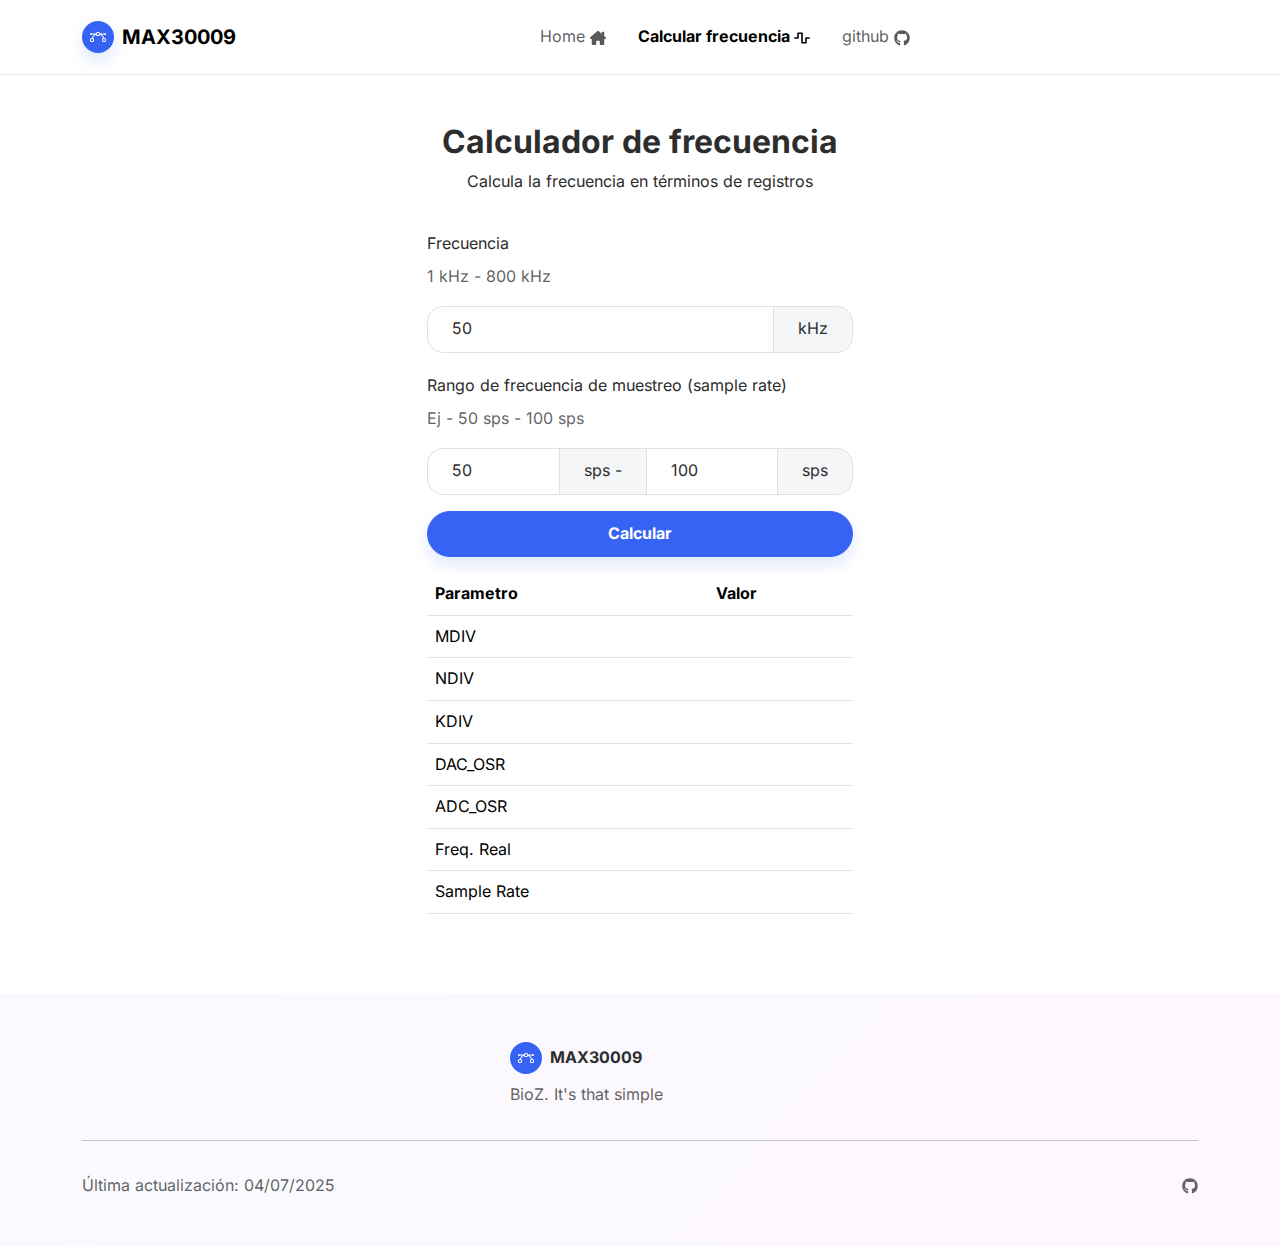
<file: web/frequency.html>
<!DOCTYPE html>
<html data-bs-theme="light" lang="en">

<head>
    <meta charset="utf-8">
    <meta name="viewport" content="width=device-width, initial-scale=1.0, shrink-to-fit=no">
    <title>Frequency - MAX30009</title>
    <link rel="stylesheet" href="assets/bootstrap/css/bootstrap.min.css?h=4d649c300ea439ef1f9fe3d14c0f3e24">
    <link rel="stylesheet" href="assets/css/Inter.css?h=08fcd0379ef4475e82f638ee5d884063">
    <link rel="stylesheet" href="assets/css/bss-overrides.css?h=dcfd0f9bcd47337b92b824727f015896">
    <link rel="stylesheet" href="assets/css/checkBox.compiled.css?h=6a3b8bc9aebec89744f7b35de7ce85f6">
    <link rel="stylesheet" href="assets/css/mainStyle.css?h=4cdb05ab7afbaa4bd9e2d9bb729888ae">
    <link rel="stylesheet" href="assets/css/Stats-icons.css?h=befd8a398792e305b7ffd4a176b5b585">
</head>

<body>
    <nav class="navbar navbar-expand-md sticky-top py-3 navbar-shrink" id="mainNav">
        <div class="container"><a class="navbar-brand d-flex align-items-center" href="/"><span class="bs-icon-sm bs-icon-circle bs-icon-primary shadow d-flex justify-content-center align-items-center me-2 bs-icon"><svg xmlns="http://www.w3.org/2000/svg" width="1em" height="1em" fill="currentColor" viewBox="0 0 16 16" class="bi bi-bezier">
                        <path fill-rule="evenodd" d="M0 10.5A1.5 1.5 0 0 1 1.5 9h1A1.5 1.5 0 0 1 4 10.5v1A1.5 1.5 0 0 1 2.5 13h-1A1.5 1.5 0 0 1 0 11.5zm1.5-.5a.5.5 0 0 0-.5.5v1a.5.5 0 0 0 .5.5h1a.5.5 0 0 0 .5-.5v-1a.5.5 0 0 0-.5-.5zm10.5.5A1.5 1.5 0 0 1 13.5 9h1a1.5 1.5 0 0 1 1.5 1.5v1a1.5 1.5 0 0 1-1.5 1.5h-1a1.5 1.5 0 0 1-1.5-1.5zm1.5-.5a.5.5 0 0 0-.5.5v1a.5.5 0 0 0 .5.5h1a.5.5 0 0 0 .5-.5v-1a.5.5 0 0 0-.5-.5zM6 4.5A1.5 1.5 0 0 1 7.5 3h1A1.5 1.5 0 0 1 10 4.5v1A1.5 1.5 0 0 1 8.5 7h-1A1.5 1.5 0 0 1 6 5.5zM7.5 4a.5.5 0 0 0-.5.5v1a.5.5 0 0 0 .5.5h1a.5.5 0 0 0 .5-.5v-1a.5.5 0 0 0-.5-.5z"></path>
                        <path d="M6 4.5H1.866a1 1 0 1 0 0 1h2.668A6.517 6.517 0 0 0 1.814 9H2.5c.123 0 .244.015.358.043a5.517 5.517 0 0 1 3.185-3.185A1.503 1.503 0 0 1 6 5.5zm3.957 1.358A1.5 1.5 0 0 0 10 5.5v-1h4.134a1 1 0 1 1 0 1h-2.668a6.517 6.517 0 0 1 2.72 3.5H13.5c-.123 0-.243.015-.358.043a5.517 5.517 0 0 0-3.185-3.185z"></path>
                    </svg></span><span>MAX30009</span></a><button data-bs-toggle="collapse" class="navbar-toggler" data-bs-target="#navcol"><span class="visually-hidden">Toggle navigation</span><span class="navbar-toggler-icon"></span></button>
            <div class="collapse navbar-collapse" id="navcol">
                <ul class="navbar-nav mx-auto">
                    <li class="nav-item"><a class="nav-link" href="index.html">Home&nbsp;<svg xmlns="http://www.w3.org/2000/svg" viewBox="0 -32 576 576" width="1em" height="1em" fill="currentColor">
                                <!--! Font Awesome Free 6.4.2 by @fontawesome - https://fontawesome.com License - https://fontawesome.com/license/free (Icons: CC BY 4.0, Fonts: SIL OFL 1.1, Code: MIT License) Copyright 2023 Fonticons, Inc. -->
                                <path d="M543.8 287.6c17 0 32-14 32-32.1c1-9-3-17-11-24L512 185V64c0-17.7-14.3-32-32-32H448c-17.7 0-32 14.3-32 32v36.7L309.5 7c-6-5-14-7-21-7s-15 1-22 8L10 231.5c-7 7-10 15-10 24c0 18 14 32.1 32 32.1h32v69.7c-.1 .9-.1 1.8-.1 2.8V472c0 22.1 17.9 40 40 40h16c1.2 0 2.4-.1 3.6-.2c1.5 .1 3 .2 4.5 .2H160h24c22.1 0 40-17.9 40-40V448 384c0-17.7 14.3-32 32-32h64c17.7 0 32 14.3 32 32v64 24c0 22.1 17.9 40 40 40h24 32.5c1.4 0 2.8 0 4.2-.1c1.1 .1 2.2 .1 3.3 .1h16c22.1 0 40-17.9 40-40V455.8c.3-2.6 .5-5.3 .5-8.1l-.7-160.2h32z"></path>
                            </svg></a></li>
                    <li class="nav-item"><a class="nav-link active" href="frequency.html">Calcular frecuencia&nbsp;<svg xmlns="http://www.w3.org/2000/svg" viewBox="0 -64 640 640" width="1em" height="1em" fill="currentColor">
                                <!--! Font Awesome Free 6.4.2 by @fontawesome - https://fontawesome.com License - https://fontawesome.com/license/free (Icons: CC BY 4.0, Fonts: SIL OFL 1.1, Code: MIT License) Copyright 2023 Fonticons, Inc. -->
                                <path d="M128 64c0-17.7 14.3-32 32-32H320c17.7 0 32 14.3 32 32V416h96V256c0-17.7 14.3-32 32-32H608c17.7 0 32 14.3 32 32s-14.3 32-32 32H512V448c0 17.7-14.3 32-32 32H320c-17.7 0-32-14.3-32-32V96H192V256c0 17.7-14.3 32-32 32H32c-17.7 0-32-14.3-32-32s14.3-32 32-32h96V64z"></path>
                            </svg></a></li>
                    <li class="nav-item"><a class="nav-link" href="https://github.com/mahelbdlm/MAX30009-bluetooth" target="_blank">github&nbsp;<svg xmlns="http://www.w3.org/2000/svg" viewBox="-8 0 512 512" width="1em" height="1em" fill="currentColor">
                                <!--! Font Awesome Free 6.4.2 by @fontawesome - https://fontawesome.com License - https://fontawesome.com/license/free (Icons: CC BY 4.0, Fonts: SIL OFL 1.1, Code: MIT License) Copyright 2023 Fonticons, Inc. -->
                                <path d="M165.9 397.4c0 2-2.3 3.6-5.2 3.6-3.3.3-5.6-1.3-5.6-3.6 0-2 2.3-3.6 5.2-3.6 3-.3 5.6 1.3 5.6 3.6zm-31.1-4.5c-.7 2 1.3 4.3 4.3 4.9 2.6 1 5.6 0 6.2-2s-1.3-4.3-4.3-5.2c-2.6-.7-5.5.3-6.2 2.3zm44.2-1.7c-2.9.7-4.9 2.6-4.6 4.9.3 2 2.9 3.3 5.9 2.6 2.9-.7 4.9-2.6 4.6-4.6-.3-1.9-3-3.2-5.9-2.9zM244.8 8C106.1 8 0 113.3 0 252c0 110.9 69.8 205.8 169.5 239.2 12.8 2.3 17.3-5.6 17.3-12.1 0-6.2-.3-40.4-.3-61.4 0 0-70 15-84.7-29.8 0 0-11.4-29.1-27.8-36.6 0 0-22.9-15.7 1.6-15.4 0 0 24.9 2 38.6 25.8 21.9 38.6 58.6 27.5 72.9 20.9 2.3-16 8.8-27.1 16-33.7-55.9-6.2-112.3-14.3-112.3-110.5 0-27.5 7.6-41.3 23.6-58.9-2.6-6.5-11.1-33.3 2.6-67.9 20.9-6.5 69 27 69 27 20-5.6 41.5-8.5 62.8-8.5s42.8 2.9 62.8 8.5c0 0 48.1-33.6 69-27 13.7 34.7 5.2 61.4 2.6 67.9 16 17.7 25.8 31.5 25.8 58.9 0 96.5-58.9 104.2-114.8 110.5 9.2 7.9 17 22.9 17 46.4 0 33.7-.3 75.4-.3 83.6 0 6.5 4.6 14.4 17.3 12.1C428.2 457.8 496 362.9 496 252 496 113.3 383.5 8 244.8 8zM97.2 352.9c-1.3 1-1 3.3.7 5.2 1.6 1.6 3.9 2.3 5.2 1 1.3-1 1-3.3-.7-5.2-1.6-1.6-3.9-2.3-5.2-1zm-10.8-8.1c-.7 1.3.3 2.9 2.3 3.9 1.6 1 3.6.7 4.3-.7.7-1.3-.3-2.9-2.3-3.9-2-.6-3.6-.3-4.3.7zm32.4 35.6c-1.6 1.3-1 4.3 1.3 6.2 2.3 2.3 5.2 2.6 6.5 1 1.3-1.3.7-4.3-1.3-6.2-2.2-2.3-5.2-2.6-6.5-1zm-11.4-14.7c-1.6 1-1.6 3.6 0 5.9 1.6 2.3 4.3 3.3 5.6 2.3 1.6-1.3 1.6-3.9 0-6.2-1.4-2.3-4-3.3-5.6-2z"></path>
                            </svg></a></li>
                </ul>
            </div>
        </div>
    </nav>
    <div class="container pt-4 pt-xl-5 py-5">
        <div class="row">
            <div class="col-md-6 col-xl-6 text-center mx-auto">
                <h2 class="fw-bold" id="manage-hike-name">Calculador de frecuencia</h2>
                <p>Calcula la frecuencia en términos de registros</p>
            </div>
        </div>
        <div class="row row-cols-1 row-cols-md-2 justify-content-center mx-auto" style="max-width: 900px;">
            <div class="col">
                <form id="form-calculate-freq">
                    <div style="margin-top: 20px;"><label class="form-label">Frecuencia</label>
                        <p class="text-muted">1 kHz - 800 kHz</p>
                        <div class="input-group"><input class="form-control" type="number" max="800" step="0.001" min="1" name="valueFreq" value="50"><span class="input-group-text">kHz</span></div>
                    </div>
                    <div style="margin-top: 20px;"><label class="form-label">Rango de frecuencia de muestreo (sample rate)</label>
                        <p class="text-muted">Ej - 50 sps - 100 sps</p>
                        <div class="input-group"><input class="form-control" type="number" max="5000" step="1" min="10" name="minsps" value="50"><span class="input-group-text">sps -</span><input class="form-control" type="number" max="5000" step="1" min="10" name="maxsps" value="100"><span class="input-group-text">sps</span></div>
                    </div>
                    <div class="alert alert-success text-center noDisplay alert-form" role="alert" id="alert-modal-freq"><span><strong>Alert</strong> text.</span></div>
                    <div class="text-center mb-3"><button class="btn btn-primary shadow w-100 mt-3 d-block btn-submit" type="submit">Calcular</button></div>
                    <div class="table-responsive">
                        <table class="table">
                            <thead>
                                <tr>
                                    <th>Parametro</th>
                                    <th>Valor</th>
                                </tr>
                            </thead>
                            <tbody>
                                <tr>
                                    <td>MDIV</td>
                                    <td tablefreq="mdiv"></td>
                                </tr>
                                <tr>
                                    <td>NDIV</td>
                                    <td tablefreq="ndiv"></td>
                                </tr>
                                <tr>
                                    <td>KDIV</td>
                                    <td tablefreq="kdiv"></td>
                                </tr>
                                <tr>
                                    <td>DAC_OSR</td>
                                    <td tablefreq="dacosr"></td>
                                </tr>
                                <tr>
                                    <td>ADC_OSR</td>
                                    <td tablefreq="adcosr"></td>
                                </tr>
                                <tr>
                                    <td>Freq. Real</td>
                                    <td tablefreq="freqtot"></td>
                                </tr>
                                <tr>
                                    <td>Sample Rate</td>
                                    <td tablefreq="freqsample"></td>
                                </tr>
                            </tbody>
                        </table>
                    </div>
                    <p id="p-copy-arduino"></p>
                </form>
            </div>
        </div>
    </div>
    <footer class="bg-primary-gradient">
        <div class="container py-4 py-lg-5">
            <div class="row justify-content-center">
                <div class="col-lg-3 text-center text-lg-start d-flex flex-column align-items-center order-first align-items-lg-start order-lg-last">
                    <div class="fw-bold d-flex align-items-center mb-2"><span class="bs-icon-sm bs-icon-circle bs-icon-primary d-flex justify-content-center align-items-center me-2 bs-icon"><svg xmlns="http://www.w3.org/2000/svg" width="1em" height="1em" fill="currentColor" viewBox="0 0 16 16" class="bi bi-bezier">
                                <path fill-rule="evenodd" d="M0 10.5A1.5 1.5 0 0 1 1.5 9h1A1.5 1.5 0 0 1 4 10.5v1A1.5 1.5 0 0 1 2.5 13h-1A1.5 1.5 0 0 1 0 11.5zm1.5-.5a.5.5 0 0 0-.5.5v1a.5.5 0 0 0 .5.5h1a.5.5 0 0 0 .5-.5v-1a.5.5 0 0 0-.5-.5zm10.5.5A1.5 1.5 0 0 1 13.5 9h1a1.5 1.5 0 0 1 1.5 1.5v1a1.5 1.5 0 0 1-1.5 1.5h-1a1.5 1.5 0 0 1-1.5-1.5zm1.5-.5a.5.5 0 0 0-.5.5v1a.5.5 0 0 0 .5.5h1a.5.5 0 0 0 .5-.5v-1a.5.5 0 0 0-.5-.5zM6 4.5A1.5 1.5 0 0 1 7.5 3h1A1.5 1.5 0 0 1 10 4.5v1A1.5 1.5 0 0 1 8.5 7h-1A1.5 1.5 0 0 1 6 5.5zM7.5 4a.5.5 0 0 0-.5.5v1a.5.5 0 0 0 .5.5h1a.5.5 0 0 0 .5-.5v-1a.5.5 0 0 0-.5-.5z"></path>
                                <path d="M6 4.5H1.866a1 1 0 1 0 0 1h2.668A6.517 6.517 0 0 0 1.814 9H2.5c.123 0 .244.015.358.043a5.517 5.517 0 0 1 3.185-3.185A1.503 1.503 0 0 1 6 5.5zm3.957 1.358A1.5 1.5 0 0 0 10 5.5v-1h4.134a1 1 0 1 1 0 1h-2.668a6.517 6.517 0 0 1 2.72 3.5H13.5c-.123 0-.243.015-.358.043a5.517 5.517 0 0 0-3.185-3.185z"></path>
                            </svg></span><span>MAX30009</span></div>
                    <p class="text-muted">BioZ. It's that simple</p>
                </div>
            </div>
            <hr>
            <div class="text-muted d-flex justify-content-between align-items-center pt-3">
                <p class="mb-0">Última actualización: 04/07/2025</p>
                <ul class="list-inline mb-0">
                    <li class="list-inline-item"><a href="https://github.com/mahelbdlm/MAX3009-bluetooth"><svg xmlns="http://www.w3.org/2000/svg" viewBox="-8 0 512 512" width="1em" height="1em" fill="currentColor">
                                <!--! Font Awesome Free 6.4.2 by @fontawesome - https://fontawesome.com License - https://fontawesome.com/license/free (Icons: CC BY 4.0, Fonts: SIL OFL 1.1, Code: MIT License) Copyright 2023 Fonticons, Inc. -->
                                <path d="M165.9 397.4c0 2-2.3 3.6-5.2 3.6-3.3.3-5.6-1.3-5.6-3.6 0-2 2.3-3.6 5.2-3.6 3-.3 5.6 1.3 5.6 3.6zm-31.1-4.5c-.7 2 1.3 4.3 4.3 4.9 2.6 1 5.6 0 6.2-2s-1.3-4.3-4.3-5.2c-2.6-.7-5.5.3-6.2 2.3zm44.2-1.7c-2.9.7-4.9 2.6-4.6 4.9.3 2 2.9 3.3 5.9 2.6 2.9-.7 4.9-2.6 4.6-4.6-.3-1.9-3-3.2-5.9-2.9zM244.8 8C106.1 8 0 113.3 0 252c0 110.9 69.8 205.8 169.5 239.2 12.8 2.3 17.3-5.6 17.3-12.1 0-6.2-.3-40.4-.3-61.4 0 0-70 15-84.7-29.8 0 0-11.4-29.1-27.8-36.6 0 0-22.9-15.7 1.6-15.4 0 0 24.9 2 38.6 25.8 21.9 38.6 58.6 27.5 72.9 20.9 2.3-16 8.8-27.1 16-33.7-55.9-6.2-112.3-14.3-112.3-110.5 0-27.5 7.6-41.3 23.6-58.9-2.6-6.5-11.1-33.3 2.6-67.9 20.9-6.5 69 27 69 27 20-5.6 41.5-8.5 62.8-8.5s42.8 2.9 62.8 8.5c0 0 48.1-33.6 69-27 13.7 34.7 5.2 61.4 2.6 67.9 16 17.7 25.8 31.5 25.8 58.9 0 96.5-58.9 104.2-114.8 110.5 9.2 7.9 17 22.9 17 46.4 0 33.7-.3 75.4-.3 83.6 0 6.5 4.6 14.4 17.3 12.1C428.2 457.8 496 362.9 496 252 496 113.3 383.5 8 244.8 8zM97.2 352.9c-1.3 1-1 3.3.7 5.2 1.6 1.6 3.9 2.3 5.2 1 1.3-1 1-3.3-.7-5.2-1.6-1.6-3.9-2.3-5.2-1zm-10.8-8.1c-.7 1.3.3 2.9 2.3 3.9 1.6 1 3.6.7 4.3-.7.7-1.3-.3-2.9-2.3-3.9-2-.6-3.6-.3-4.3.7zm32.4 35.6c-1.6 1.3-1 4.3 1.3 6.2 2.3 2.3 5.2 2.6 6.5 1 1.3-1.3.7-4.3-1.3-6.2-2.2-2.3-5.2-2.6-6.5-1zm-11.4-14.7c-1.6 1-1.6 3.6 0 5.9 1.6 2.3 4.3 3.3 5.6 2.3 1.6-1.3 1.6-3.9 0-6.2-1.4-2.3-4-3.3-5.6-2z"></path>
                            </svg></a></li>
                </ul>
            </div>
        </div>
    </footer>
    <script src="assets/js/jquery.min.js?h=6bcc3684f18aa21874fa709f122723cf"></script>
    <script src="assets/bootstrap/js/bootstrap.min.js?h=2cf0875e1daf356bc4e64c053e7a4150"></script>
    <script src="assets/js/chart.umd.js?h=283d65ad75eca387c3fc8d0f8d37ae3b"></script>
    <script src="assets/js/bold-and-bright.js?h=78569998362133b84a76614652f3624f"></script>
    <script src="assets/js/calculatefreq.mjs?h=02f8571018b90ae4a73a408ff2c5e65e" type="module"></script>
    <script src="assets/js/fileSaver.js?h=4698737e22900c30d8a10758a4829b01"></script>
    <script src="assets/js/other.mjs?h=0f70e28ba70aa5f099167651715cd344" type="module"></script>
</body>

</html>
</file>
<file: web/assets/css/Inter.css>
@font-face {
	font-family: 'Inter';
	src: url(../../assets/fonts/Inter-501638185f142ea970e06ff6a896cf44.woff2?h=6bf9251525980c4637392a8db3cb0d8a) format('woff2');
	font-weight: 300;
	font-style: italic;
	font-display: swap;
	unicode-range: U+0460-052F, U+1C80-1C8A, U+20B4, U+2DE0-2DFF, U+A640-A69F, U+FE2E-FE2F;
}

@font-face {
	font-family: 'Inter';
	src: url(../../assets/fonts/Inter-d845be6713e4acd3766e1f8f6418c97e.woff2?h=6bf9251525980c4637392a8db3cb0d8a) format('woff2');
	font-weight: 300;
	font-style: italic;
	font-display: swap;
	unicode-range: U+0301, U+0400-045F, U+0490-0491, U+04B0-04B1, U+2116;
}

@font-face {
	font-family: 'Inter';
	src: url(../../assets/fonts/Inter-8d07e5f373f5bb3603b3e139f63e3386.woff2?h=6bf9251525980c4637392a8db3cb0d8a) format('woff2');
	font-weight: 300;
	font-style: italic;
	font-display: swap;
	unicode-range: U+1F00-1FFF;
}

@font-face {
	font-family: 'Inter';
	src: url(../../assets/fonts/Inter-8e1d10adf40d7223fbee98b930853a8a.woff2?h=6bf9251525980c4637392a8db3cb0d8a) format('woff2');
	font-weight: 300;
	font-style: italic;
	font-display: swap;
	unicode-range: U+0370-0377, U+037A-037F, U+0384-038A, U+038C, U+038E-03A1, U+03A3-03FF;
}

@font-face {
	font-family: 'Inter';
	src: url(../../assets/fonts/Inter-db78de5246196d0d93187248cbebc6c2.woff2?h=6bf9251525980c4637392a8db3cb0d8a) format('woff2');
	font-weight: 300;
	font-style: italic;
	font-display: swap;
	unicode-range: U+0102-0103, U+0110-0111, U+0128-0129, U+0168-0169, U+01A0-01A1, U+01AF-01B0, U+0300-0301, U+0303-0304, U+0308-0309, U+0323, U+0329, U+1EA0-1EF9, U+20AB;
}

@font-face {
	font-family: 'Inter';
	src: url(../../assets/fonts/Inter-b076fc26c61e86fdfdbd5a3b96aa9a56.woff2?h=6bf9251525980c4637392a8db3cb0d8a) format('woff2');
	font-weight: 300;
	font-style: italic;
	font-display: swap;
	unicode-range: U+0100-02BA, U+02BD-02C5, U+02C7-02CC, U+02CE-02D7, U+02DD-02FF, U+0304, U+0308, U+0329, U+1D00-1DBF, U+1E00-1E9F, U+1EF2-1EFF, U+2020, U+20A0-20AB, U+20AD-20C0, U+2113, U+2C60-2C7F, U+A720-A7FF;
}

@font-face {
	font-family: 'Inter';
	src: url(../../assets/fonts/Inter-990bab229e94ccb55fad37cff3dae646.woff2?h=6bf9251525980c4637392a8db3cb0d8a) format('woff2');
	font-weight: 300;
	font-style: italic;
	font-display: swap;
	unicode-range: U+0000-00FF, U+0131, U+0152-0153, U+02BB-02BC, U+02C6, U+02DA, U+02DC, U+0304, U+0308, U+0329, U+2000-206F, U+20AC, U+2122, U+2191, U+2193, U+2212, U+2215, U+FEFF, U+FFFD;
}

@font-face {
	font-family: 'Inter';
	src: url(../../assets/fonts/Inter-501638185f142ea970e06ff6a896cf44.woff2?h=6bf9251525980c4637392a8db3cb0d8a) format('woff2');
	font-weight: 400;
	font-style: italic;
	font-display: swap;
	unicode-range: U+0460-052F, U+1C80-1C8A, U+20B4, U+2DE0-2DFF, U+A640-A69F, U+FE2E-FE2F;
}

@font-face {
	font-family: 'Inter';
	src: url(../../assets/fonts/Inter-d845be6713e4acd3766e1f8f6418c97e.woff2?h=6bf9251525980c4637392a8db3cb0d8a) format('woff2');
	font-weight: 400;
	font-style: italic;
	font-display: swap;
	unicode-range: U+0301, U+0400-045F, U+0490-0491, U+04B0-04B1, U+2116;
}

@font-face {
	font-family: 'Inter';
	src: url(../../assets/fonts/Inter-8d07e5f373f5bb3603b3e139f63e3386.woff2?h=6bf9251525980c4637392a8db3cb0d8a) format('woff2');
	font-weight: 400;
	font-style: italic;
	font-display: swap;
	unicode-range: U+1F00-1FFF;
}

@font-face {
	font-family: 'Inter';
	src: url(../../assets/fonts/Inter-8e1d10adf40d7223fbee98b930853a8a.woff2?h=6bf9251525980c4637392a8db3cb0d8a) format('woff2');
	font-weight: 400;
	font-style: italic;
	font-display: swap;
	unicode-range: U+0370-0377, U+037A-037F, U+0384-038A, U+038C, U+038E-03A1, U+03A3-03FF;
}

@font-face {
	font-family: 'Inter';
	src: url(../../assets/fonts/Inter-db78de5246196d0d93187248cbebc6c2.woff2?h=6bf9251525980c4637392a8db3cb0d8a) format('woff2');
	font-weight: 400;
	font-style: italic;
	font-display: swap;
	unicode-range: U+0102-0103, U+0110-0111, U+0128-0129, U+0168-0169, U+01A0-01A1, U+01AF-01B0, U+0300-0301, U+0303-0304, U+0308-0309, U+0323, U+0329, U+1EA0-1EF9, U+20AB;
}

@font-face {
	font-family: 'Inter';
	src: url(../../assets/fonts/Inter-b076fc26c61e86fdfdbd5a3b96aa9a56.woff2?h=6bf9251525980c4637392a8db3cb0d8a) format('woff2');
	font-weight: 400;
	font-style: italic;
	font-display: swap;
	unicode-range: U+0100-02BA, U+02BD-02C5, U+02C7-02CC, U+02CE-02D7, U+02DD-02FF, U+0304, U+0308, U+0329, U+1D00-1DBF, U+1E00-1E9F, U+1EF2-1EFF, U+2020, U+20A0-20AB, U+20AD-20C0, U+2113, U+2C60-2C7F, U+A720-A7FF;
}

@font-face {
	font-family: 'Inter';
	src: url(../../assets/fonts/Inter-990bab229e94ccb55fad37cff3dae646.woff2?h=6bf9251525980c4637392a8db3cb0d8a) format('woff2');
	font-weight: 400;
	font-style: italic;
	font-display: swap;
	unicode-range: U+0000-00FF, U+0131, U+0152-0153, U+02BB-02BC, U+02C6, U+02DA, U+02DC, U+0304, U+0308, U+0329, U+2000-206F, U+20AC, U+2122, U+2191, U+2193, U+2212, U+2215, U+FEFF, U+FFFD;
}

@font-face {
	font-family: 'Inter';
	src: url(../../assets/fonts/Inter-501638185f142ea970e06ff6a896cf44.woff2?h=6bf9251525980c4637392a8db3cb0d8a) format('woff2');
	font-weight: 600;
	font-style: italic;
	font-display: swap;
	unicode-range: U+0460-052F, U+1C80-1C8A, U+20B4, U+2DE0-2DFF, U+A640-A69F, U+FE2E-FE2F;
}

@font-face {
	font-family: 'Inter';
	src: url(../../assets/fonts/Inter-d845be6713e4acd3766e1f8f6418c97e.woff2?h=6bf9251525980c4637392a8db3cb0d8a) format('woff2');
	font-weight: 600;
	font-style: italic;
	font-display: swap;
	unicode-range: U+0301, U+0400-045F, U+0490-0491, U+04B0-04B1, U+2116;
}

@font-face {
	font-family: 'Inter';
	src: url(../../assets/fonts/Inter-8d07e5f373f5bb3603b3e139f63e3386.woff2?h=6bf9251525980c4637392a8db3cb0d8a) format('woff2');
	font-weight: 600;
	font-style: italic;
	font-display: swap;
	unicode-range: U+1F00-1FFF;
}

@font-face {
	font-family: 'Inter';
	src: url(../../assets/fonts/Inter-8e1d10adf40d7223fbee98b930853a8a.woff2?h=6bf9251525980c4637392a8db3cb0d8a) format('woff2');
	font-weight: 600;
	font-style: italic;
	font-display: swap;
	unicode-range: U+0370-0377, U+037A-037F, U+0384-038A, U+038C, U+038E-03A1, U+03A3-03FF;
}

@font-face {
	font-family: 'Inter';
	src: url(../../assets/fonts/Inter-db78de5246196d0d93187248cbebc6c2.woff2?h=6bf9251525980c4637392a8db3cb0d8a) format('woff2');
	font-weight: 600;
	font-style: italic;
	font-display: swap;
	unicode-range: U+0102-0103, U+0110-0111, U+0128-0129, U+0168-0169, U+01A0-01A1, U+01AF-01B0, U+0300-0301, U+0303-0304, U+0308-0309, U+0323, U+0329, U+1EA0-1EF9, U+20AB;
}

@font-face {
	font-family: 'Inter';
	src: url(../../assets/fonts/Inter-b076fc26c61e86fdfdbd5a3b96aa9a56.woff2?h=6bf9251525980c4637392a8db3cb0d8a) format('woff2');
	font-weight: 600;
	font-style: italic;
	font-display: swap;
	unicode-range: U+0100-02BA, U+02BD-02C5, U+02C7-02CC, U+02CE-02D7, U+02DD-02FF, U+0304, U+0308, U+0329, U+1D00-1DBF, U+1E00-1E9F, U+1EF2-1EFF, U+2020, U+20A0-20AB, U+20AD-20C0, U+2113, U+2C60-2C7F, U+A720-A7FF;
}

@font-face {
	font-family: 'Inter';
	src: url(../../assets/fonts/Inter-990bab229e94ccb55fad37cff3dae646.woff2?h=6bf9251525980c4637392a8db3cb0d8a) format('woff2');
	font-weight: 600;
	font-style: italic;
	font-display: swap;
	unicode-range: U+0000-00FF, U+0131, U+0152-0153, U+02BB-02BC, U+02C6, U+02DA, U+02DC, U+0304, U+0308, U+0329, U+2000-206F, U+20AC, U+2122, U+2191, U+2193, U+2212, U+2215, U+FEFF, U+FFFD;
}

@font-face {
	font-family: 'Inter';
	src: url(../../assets/fonts/Inter-501638185f142ea970e06ff6a896cf44.woff2?h=6bf9251525980c4637392a8db3cb0d8a) format('woff2');
	font-weight: 700;
	font-style: italic;
	font-display: swap;
	unicode-range: U+0460-052F, U+1C80-1C8A, U+20B4, U+2DE0-2DFF, U+A640-A69F, U+FE2E-FE2F;
}

@font-face {
	font-family: 'Inter';
	src: url(../../assets/fonts/Inter-d845be6713e4acd3766e1f8f6418c97e.woff2?h=6bf9251525980c4637392a8db3cb0d8a) format('woff2');
	font-weight: 700;
	font-style: italic;
	font-display: swap;
	unicode-range: U+0301, U+0400-045F, U+0490-0491, U+04B0-04B1, U+2116;
}

@font-face {
	font-family: 'Inter';
	src: url(../../assets/fonts/Inter-8d07e5f373f5bb3603b3e139f63e3386.woff2?h=6bf9251525980c4637392a8db3cb0d8a) format('woff2');
	font-weight: 700;
	font-style: italic;
	font-display: swap;
	unicode-range: U+1F00-1FFF;
}

@font-face {
	font-family: 'Inter';
	src: url(../../assets/fonts/Inter-8e1d10adf40d7223fbee98b930853a8a.woff2?h=6bf9251525980c4637392a8db3cb0d8a) format('woff2');
	font-weight: 700;
	font-style: italic;
	font-display: swap;
	unicode-range: U+0370-0377, U+037A-037F, U+0384-038A, U+038C, U+038E-03A1, U+03A3-03FF;
}

@font-face {
	font-family: 'Inter';
	src: url(../../assets/fonts/Inter-db78de5246196d0d93187248cbebc6c2.woff2?h=6bf9251525980c4637392a8db3cb0d8a) format('woff2');
	font-weight: 700;
	font-style: italic;
	font-display: swap;
	unicode-range: U+0102-0103, U+0110-0111, U+0128-0129, U+0168-0169, U+01A0-01A1, U+01AF-01B0, U+0300-0301, U+0303-0304, U+0308-0309, U+0323, U+0329, U+1EA0-1EF9, U+20AB;
}

@font-face {
	font-family: 'Inter';
	src: url(../../assets/fonts/Inter-b076fc26c61e86fdfdbd5a3b96aa9a56.woff2?h=6bf9251525980c4637392a8db3cb0d8a) format('woff2');
	font-weight: 700;
	font-style: italic;
	font-display: swap;
	unicode-range: U+0100-02BA, U+02BD-02C5, U+02C7-02CC, U+02CE-02D7, U+02DD-02FF, U+0304, U+0308, U+0329, U+1D00-1DBF, U+1E00-1E9F, U+1EF2-1EFF, U+2020, U+20A0-20AB, U+20AD-20C0, U+2113, U+2C60-2C7F, U+A720-A7FF;
}

@font-face {
	font-family: 'Inter';
	src: url(../../assets/fonts/Inter-990bab229e94ccb55fad37cff3dae646.woff2?h=6bf9251525980c4637392a8db3cb0d8a) format('woff2');
	font-weight: 700;
	font-style: italic;
	font-display: swap;
	unicode-range: U+0000-00FF, U+0131, U+0152-0153, U+02BB-02BC, U+02C6, U+02DA, U+02DC, U+0304, U+0308, U+0329, U+2000-206F, U+20AC, U+2122, U+2191, U+2193, U+2212, U+2215, U+FEFF, U+FFFD;
}

@font-face {
	font-family: 'Inter';
	src: url(../../assets/fonts/Inter-501638185f142ea970e06ff6a896cf44.woff2?h=6bf9251525980c4637392a8db3cb0d8a) format('woff2');
	font-weight: 800;
	font-style: italic;
	font-display: swap;
	unicode-range: U+0460-052F, U+1C80-1C8A, U+20B4, U+2DE0-2DFF, U+A640-A69F, U+FE2E-FE2F;
}

@font-face {
	font-family: 'Inter';
	src: url(../../assets/fonts/Inter-d845be6713e4acd3766e1f8f6418c97e.woff2?h=6bf9251525980c4637392a8db3cb0d8a) format('woff2');
	font-weight: 800;
	font-style: italic;
	font-display: swap;
	unicode-range: U+0301, U+0400-045F, U+0490-0491, U+04B0-04B1, U+2116;
}

@font-face {
	font-family: 'Inter';
	src: url(../../assets/fonts/Inter-8d07e5f373f5bb3603b3e139f63e3386.woff2?h=6bf9251525980c4637392a8db3cb0d8a) format('woff2');
	font-weight: 800;
	font-style: italic;
	font-display: swap;
	unicode-range: U+1F00-1FFF;
}

@font-face {
	font-family: 'Inter';
	src: url(../../assets/fonts/Inter-8e1d10adf40d7223fbee98b930853a8a.woff2?h=6bf9251525980c4637392a8db3cb0d8a) format('woff2');
	font-weight: 800;
	font-style: italic;
	font-display: swap;
	unicode-range: U+0370-0377, U+037A-037F, U+0384-038A, U+038C, U+038E-03A1, U+03A3-03FF;
}

@font-face {
	font-family: 'Inter';
	src: url(../../assets/fonts/Inter-db78de5246196d0d93187248cbebc6c2.woff2?h=6bf9251525980c4637392a8db3cb0d8a) format('woff2');
	font-weight: 800;
	font-style: italic;
	font-display: swap;
	unicode-range: U+0102-0103, U+0110-0111, U+0128-0129, U+0168-0169, U+01A0-01A1, U+01AF-01B0, U+0300-0301, U+0303-0304, U+0308-0309, U+0323, U+0329, U+1EA0-1EF9, U+20AB;
}

@font-face {
	font-family: 'Inter';
	src: url(../../assets/fonts/Inter-b076fc26c61e86fdfdbd5a3b96aa9a56.woff2?h=6bf9251525980c4637392a8db3cb0d8a) format('woff2');
	font-weight: 800;
	font-style: italic;
	font-display: swap;
	unicode-range: U+0100-02BA, U+02BD-02C5, U+02C7-02CC, U+02CE-02D7, U+02DD-02FF, U+0304, U+0308, U+0329, U+1D00-1DBF, U+1E00-1E9F, U+1EF2-1EFF, U+2020, U+20A0-20AB, U+20AD-20C0, U+2113, U+2C60-2C7F, U+A720-A7FF;
}

@font-face {
	font-family: 'Inter';
	src: url(../../assets/fonts/Inter-990bab229e94ccb55fad37cff3dae646.woff2?h=6bf9251525980c4637392a8db3cb0d8a) format('woff2');
	font-weight: 800;
	font-style: italic;
	font-display: swap;
	unicode-range: U+0000-00FF, U+0131, U+0152-0153, U+02BB-02BC, U+02C6, U+02DA, U+02DC, U+0304, U+0308, U+0329, U+2000-206F, U+20AC, U+2122, U+2191, U+2193, U+2212, U+2215, U+FEFF, U+FFFD;
}

@font-face {
	font-family: 'Inter';
	src: url(../../assets/fonts/Inter-9f11e6095a39b5e188d6a081f05299fb.woff2?h=6bf9251525980c4637392a8db3cb0d8a) format('woff2');
	font-weight: 300;
	font-style: normal;
	font-display: swap;
	unicode-range: U+0460-052F, U+1C80-1C8A, U+20B4, U+2DE0-2DFF, U+A640-A69F, U+FE2E-FE2F;
}

@font-face {
	font-family: 'Inter';
	src: url(../../assets/fonts/Inter-c0b8741a9d891c8088e6db8ca3a4b5fa.woff2?h=6bf9251525980c4637392a8db3cb0d8a) format('woff2');
	font-weight: 300;
	font-style: normal;
	font-display: swap;
	unicode-range: U+0301, U+0400-045F, U+0490-0491, U+04B0-04B1, U+2116;
}

@font-face {
	font-family: 'Inter';
	src: url(../../assets/fonts/Inter-991ff15c49155ffbda53e3aa14ecb8b6.woff2?h=6bf9251525980c4637392a8db3cb0d8a) format('woff2');
	font-weight: 300;
	font-style: normal;
	font-display: swap;
	unicode-range: U+1F00-1FFF;
}

@font-face {
	font-family: 'Inter';
	src: url(../../assets/fonts/Inter-8b0bd5934b903f2631853751aedf28a6.woff2?h=6bf9251525980c4637392a8db3cb0d8a) format('woff2');
	font-weight: 300;
	font-style: normal;
	font-display: swap;
	unicode-range: U+0370-0377, U+037A-037F, U+0384-038A, U+038C, U+038E-03A1, U+03A3-03FF;
}

@font-face {
	font-family: 'Inter';
	src: url(../../assets/fonts/Inter-aa0964911973a0fbaf081bae32a490f3.woff2?h=6bf9251525980c4637392a8db3cb0d8a) format('woff2');
	font-weight: 300;
	font-style: normal;
	font-display: swap;
	unicode-range: U+0102-0103, U+0110-0111, U+0128-0129, U+0168-0169, U+01A0-01A1, U+01AF-01B0, U+0300-0301, U+0303-0304, U+0308-0309, U+0323, U+0329, U+1EA0-1EF9, U+20AB;
}

@font-face {
	font-family: 'Inter';
	src: url(../../assets/fonts/Inter-2083c91140e7bbb7db951151ac57a155.woff2?h=6bf9251525980c4637392a8db3cb0d8a) format('woff2');
	font-weight: 300;
	font-style: normal;
	font-display: swap;
	unicode-range: U+0100-02BA, U+02BD-02C5, U+02C7-02CC, U+02CE-02D7, U+02DD-02FF, U+0304, U+0308, U+0329, U+1D00-1DBF, U+1E00-1E9F, U+1EF2-1EFF, U+2020, U+20A0-20AB, U+20AD-20C0, U+2113, U+2C60-2C7F, U+A720-A7FF;
}

@font-face {
	font-family: 'Inter';
	src: url(../../assets/fonts/Inter-19884df4a8102ca66ed497ef7f549816.woff2?h=6bf9251525980c4637392a8db3cb0d8a) format('woff2');
	font-weight: 300;
	font-style: normal;
	font-display: swap;
	unicode-range: U+0000-00FF, U+0131, U+0152-0153, U+02BB-02BC, U+02C6, U+02DA, U+02DC, U+0304, U+0308, U+0329, U+2000-206F, U+20AC, U+2122, U+2191, U+2193, U+2212, U+2215, U+FEFF, U+FFFD;
}

@font-face {
	font-family: 'Inter';
	src: url(../../assets/fonts/Inter-9f11e6095a39b5e188d6a081f05299fb.woff2?h=6bf9251525980c4637392a8db3cb0d8a) format('woff2');
	font-weight: 400;
	font-style: normal;
	font-display: swap;
	unicode-range: U+0460-052F, U+1C80-1C8A, U+20B4, U+2DE0-2DFF, U+A640-A69F, U+FE2E-FE2F;
}

@font-face {
	font-family: 'Inter';
	src: url(../../assets/fonts/Inter-c0b8741a9d891c8088e6db8ca3a4b5fa.woff2?h=6bf9251525980c4637392a8db3cb0d8a) format('woff2');
	font-weight: 400;
	font-style: normal;
	font-display: swap;
	unicode-range: U+0301, U+0400-045F, U+0490-0491, U+04B0-04B1, U+2116;
}

@font-face {
	font-family: 'Inter';
	src: url(../../assets/fonts/Inter-991ff15c49155ffbda53e3aa14ecb8b6.woff2?h=6bf9251525980c4637392a8db3cb0d8a) format('woff2');
	font-weight: 400;
	font-style: normal;
	font-display: swap;
	unicode-range: U+1F00-1FFF;
}

@font-face {
	font-family: 'Inter';
	src: url(../../assets/fonts/Inter-8b0bd5934b903f2631853751aedf28a6.woff2?h=6bf9251525980c4637392a8db3cb0d8a) format('woff2');
	font-weight: 400;
	font-style: normal;
	font-display: swap;
	unicode-range: U+0370-0377, U+037A-037F, U+0384-038A, U+038C, U+038E-03A1, U+03A3-03FF;
}

@font-face {
	font-family: 'Inter';
	src: url(../../assets/fonts/Inter-aa0964911973a0fbaf081bae32a490f3.woff2?h=6bf9251525980c4637392a8db3cb0d8a) format('woff2');
	font-weight: 400;
	font-style: normal;
	font-display: swap;
	unicode-range: U+0102-0103, U+0110-0111, U+0128-0129, U+0168-0169, U+01A0-01A1, U+01AF-01B0, U+0300-0301, U+0303-0304, U+0308-0309, U+0323, U+0329, U+1EA0-1EF9, U+20AB;
}

@font-face {
	font-family: 'Inter';
	src: url(../../assets/fonts/Inter-2083c91140e7bbb7db951151ac57a155.woff2?h=6bf9251525980c4637392a8db3cb0d8a) format('woff2');
	font-weight: 400;
	font-style: normal;
	font-display: swap;
	unicode-range: U+0100-02BA, U+02BD-02C5, U+02C7-02CC, U+02CE-02D7, U+02DD-02FF, U+0304, U+0308, U+0329, U+1D00-1DBF, U+1E00-1E9F, U+1EF2-1EFF, U+2020, U+20A0-20AB, U+20AD-20C0, U+2113, U+2C60-2C7F, U+A720-A7FF;
}

@font-face {
	font-family: 'Inter';
	src: url(../../assets/fonts/Inter-19884df4a8102ca66ed497ef7f549816.woff2?h=6bf9251525980c4637392a8db3cb0d8a) format('woff2');
	font-weight: 400;
	font-style: normal;
	font-display: swap;
	unicode-range: U+0000-00FF, U+0131, U+0152-0153, U+02BB-02BC, U+02C6, U+02DA, U+02DC, U+0304, U+0308, U+0329, U+2000-206F, U+20AC, U+2122, U+2191, U+2193, U+2212, U+2215, U+FEFF, U+FFFD;
}

@font-face {
	font-family: 'Inter';
	src: url(../../assets/fonts/Inter-9f11e6095a39b5e188d6a081f05299fb.woff2?h=6bf9251525980c4637392a8db3cb0d8a) format('woff2');
	font-weight: 600;
	font-style: normal;
	font-display: swap;
	unicode-range: U+0460-052F, U+1C80-1C8A, U+20B4, U+2DE0-2DFF, U+A640-A69F, U+FE2E-FE2F;
}

@font-face {
	font-family: 'Inter';
	src: url(../../assets/fonts/Inter-c0b8741a9d891c8088e6db8ca3a4b5fa.woff2?h=6bf9251525980c4637392a8db3cb0d8a) format('woff2');
	font-weight: 600;
	font-style: normal;
	font-display: swap;
	unicode-range: U+0301, U+0400-045F, U+0490-0491, U+04B0-04B1, U+2116;
}

@font-face {
	font-family: 'Inter';
	src: url(../../assets/fonts/Inter-991ff15c49155ffbda53e3aa14ecb8b6.woff2?h=6bf9251525980c4637392a8db3cb0d8a) format('woff2');
	font-weight: 600;
	font-style: normal;
	font-display: swap;
	unicode-range: U+1F00-1FFF;
}

@font-face {
	font-family: 'Inter';
	src: url(../../assets/fonts/Inter-8b0bd5934b903f2631853751aedf28a6.woff2?h=6bf9251525980c4637392a8db3cb0d8a) format('woff2');
	font-weight: 600;
	font-style: normal;
	font-display: swap;
	unicode-range: U+0370-0377, U+037A-037F, U+0384-038A, U+038C, U+038E-03A1, U+03A3-03FF;
}

@font-face {
	font-family: 'Inter';
	src: url(../../assets/fonts/Inter-aa0964911973a0fbaf081bae32a490f3.woff2?h=6bf9251525980c4637392a8db3cb0d8a) format('woff2');
	font-weight: 600;
	font-style: normal;
	font-display: swap;
	unicode-range: U+0102-0103, U+0110-0111, U+0128-0129, U+0168-0169, U+01A0-01A1, U+01AF-01B0, U+0300-0301, U+0303-0304, U+0308-0309, U+0323, U+0329, U+1EA0-1EF9, U+20AB;
}

@font-face {
	font-family: 'Inter';
	src: url(../../assets/fonts/Inter-2083c91140e7bbb7db951151ac57a155.woff2?h=6bf9251525980c4637392a8db3cb0d8a) format('woff2');
	font-weight: 600;
	font-style: normal;
	font-display: swap;
	unicode-range: U+0100-02BA, U+02BD-02C5, U+02C7-02CC, U+02CE-02D7, U+02DD-02FF, U+0304, U+0308, U+0329, U+1D00-1DBF, U+1E00-1E9F, U+1EF2-1EFF, U+2020, U+20A0-20AB, U+20AD-20C0, U+2113, U+2C60-2C7F, U+A720-A7FF;
}

@font-face {
	font-family: 'Inter';
	src: url(../../assets/fonts/Inter-19884df4a8102ca66ed497ef7f549816.woff2?h=6bf9251525980c4637392a8db3cb0d8a) format('woff2');
	font-weight: 600;
	font-style: normal;
	font-display: swap;
	unicode-range: U+0000-00FF, U+0131, U+0152-0153, U+02BB-02BC, U+02C6, U+02DA, U+02DC, U+0304, U+0308, U+0329, U+2000-206F, U+20AC, U+2122, U+2191, U+2193, U+2212, U+2215, U+FEFF, U+FFFD;
}

@font-face {
	font-family: 'Inter';
	src: url(../../assets/fonts/Inter-9f11e6095a39b5e188d6a081f05299fb.woff2?h=6bf9251525980c4637392a8db3cb0d8a) format('woff2');
	font-weight: 700;
	font-style: normal;
	font-display: swap;
	unicode-range: U+0460-052F, U+1C80-1C8A, U+20B4, U+2DE0-2DFF, U+A640-A69F, U+FE2E-FE2F;
}

@font-face {
	font-family: 'Inter';
	src: url(../../assets/fonts/Inter-c0b8741a9d891c8088e6db8ca3a4b5fa.woff2?h=6bf9251525980c4637392a8db3cb0d8a) format('woff2');
	font-weight: 700;
	font-style: normal;
	font-display: swap;
	unicode-range: U+0301, U+0400-045F, U+0490-0491, U+04B0-04B1, U+2116;
}

@font-face {
	font-family: 'Inter';
	src: url(../../assets/fonts/Inter-991ff15c49155ffbda53e3aa14ecb8b6.woff2?h=6bf9251525980c4637392a8db3cb0d8a) format('woff2');
	font-weight: 700;
	font-style: normal;
	font-display: swap;
	unicode-range: U+1F00-1FFF;
}

@font-face {
	font-family: 'Inter';
	src: url(../../assets/fonts/Inter-8b0bd5934b903f2631853751aedf28a6.woff2?h=6bf9251525980c4637392a8db3cb0d8a) format('woff2');
	font-weight: 700;
	font-style: normal;
	font-display: swap;
	unicode-range: U+0370-0377, U+037A-037F, U+0384-038A, U+038C, U+038E-03A1, U+03A3-03FF;
}

@font-face {
	font-family: 'Inter';
	src: url(../../assets/fonts/Inter-aa0964911973a0fbaf081bae32a490f3.woff2?h=6bf9251525980c4637392a8db3cb0d8a) format('woff2');
	font-weight: 700;
	font-style: normal;
	font-display: swap;
	unicode-range: U+0102-0103, U+0110-0111, U+0128-0129, U+0168-0169, U+01A0-01A1, U+01AF-01B0, U+0300-0301, U+0303-0304, U+0308-0309, U+0323, U+0329, U+1EA0-1EF9, U+20AB;
}

@font-face {
	font-family: 'Inter';
	src: url(../../assets/fonts/Inter-2083c91140e7bbb7db951151ac57a155.woff2?h=6bf9251525980c4637392a8db3cb0d8a) format('woff2');
	font-weight: 700;
	font-style: normal;
	font-display: swap;
	unicode-range: U+0100-02BA, U+02BD-02C5, U+02C7-02CC, U+02CE-02D7, U+02DD-02FF, U+0304, U+0308, U+0329, U+1D00-1DBF, U+1E00-1E9F, U+1EF2-1EFF, U+2020, U+20A0-20AB, U+20AD-20C0, U+2113, U+2C60-2C7F, U+A720-A7FF;
}

@font-face {
	font-family: 'Inter';
	src: url(../../assets/fonts/Inter-19884df4a8102ca66ed497ef7f549816.woff2?h=6bf9251525980c4637392a8db3cb0d8a) format('woff2');
	font-weight: 700;
	font-style: normal;
	font-display: swap;
	unicode-range: U+0000-00FF, U+0131, U+0152-0153, U+02BB-02BC, U+02C6, U+02DA, U+02DC, U+0304, U+0308, U+0329, U+2000-206F, U+20AC, U+2122, U+2191, U+2193, U+2212, U+2215, U+FEFF, U+FFFD;
}

@font-face {
	font-family: 'Inter';
	src: url(../../assets/fonts/Inter-9f11e6095a39b5e188d6a081f05299fb.woff2?h=6bf9251525980c4637392a8db3cb0d8a) format('woff2');
	font-weight: 800;
	font-style: normal;
	font-display: swap;
	unicode-range: U+0460-052F, U+1C80-1C8A, U+20B4, U+2DE0-2DFF, U+A640-A69F, U+FE2E-FE2F;
}

@font-face {
	font-family: 'Inter';
	src: url(../../assets/fonts/Inter-c0b8741a9d891c8088e6db8ca3a4b5fa.woff2?h=6bf9251525980c4637392a8db3cb0d8a) format('woff2');
	font-weight: 800;
	font-style: normal;
	font-display: swap;
	unicode-range: U+0301, U+0400-045F, U+0490-0491, U+04B0-04B1, U+2116;
}

@font-face {
	font-family: 'Inter';
	src: url(../../assets/fonts/Inter-991ff15c49155ffbda53e3aa14ecb8b6.woff2?h=6bf9251525980c4637392a8db3cb0d8a) format('woff2');
	font-weight: 800;
	font-style: normal;
	font-display: swap;
	unicode-range: U+1F00-1FFF;
}

@font-face {
	font-family: 'Inter';
	src: url(../../assets/fonts/Inter-8b0bd5934b903f2631853751aedf28a6.woff2?h=6bf9251525980c4637392a8db3cb0d8a) format('woff2');
	font-weight: 800;
	font-style: normal;
	font-display: swap;
	unicode-range: U+0370-0377, U+037A-037F, U+0384-038A, U+038C, U+038E-03A1, U+03A3-03FF;
}

@font-face {
	font-family: 'Inter';
	src: url(../../assets/fonts/Inter-aa0964911973a0fbaf081bae32a490f3.woff2?h=6bf9251525980c4637392a8db3cb0d8a) format('woff2');
	font-weight: 800;
	font-style: normal;
	font-display: swap;
	unicode-range: U+0102-0103, U+0110-0111, U+0128-0129, U+0168-0169, U+01A0-01A1, U+01AF-01B0, U+0300-0301, U+0303-0304, U+0308-0309, U+0323, U+0329, U+1EA0-1EF9, U+20AB;
}

@font-face {
	font-family: 'Inter';
	src: url(../../assets/fonts/Inter-2083c91140e7bbb7db951151ac57a155.woff2?h=6bf9251525980c4637392a8db3cb0d8a) format('woff2');
	font-weight: 800;
	font-style: normal;
	font-display: swap;
	unicode-range: U+0100-02BA, U+02BD-02C5, U+02C7-02CC, U+02CE-02D7, U+02DD-02FF, U+0304, U+0308, U+0329, U+1D00-1DBF, U+1E00-1E9F, U+1EF2-1EFF, U+2020, U+20A0-20AB, U+20AD-20C0, U+2113, U+2C60-2C7F, U+A720-A7FF;
}

@font-face {
	font-family: 'Inter';
	src: url(../../assets/fonts/Inter-19884df4a8102ca66ed497ef7f549816.woff2?h=6bf9251525980c4637392a8db3cb0d8a) format('woff2');
	font-weight: 800;
	font-style: normal;
	font-display: swap;
	unicode-range: U+0000-00FF, U+0131, U+0152-0153, U+02BB-02BC, U+02C6, U+02DA, U+02DC, U+0304, U+0308, U+0329, U+2000-206F, U+20AC, U+2122, U+2191, U+2193, U+2212, U+2215, U+FEFF, U+FFFD;
}
</file>
<file: web/assets/css/bss-overrides.css>
.px-3 {
  padding-right: 1rem !important;
  padding-left: 1rem !important;
}

.px-4 {
  padding-right: 1.5rem !important;
  padding-left: 1.5rem !important;
}

.py-3 {
  padding-top: 1rem !important;
  padding-bottom: 1rem !important;
}

.py-4 {
  padding-top: 1.5rem !important;
  padding-bottom: 1.5rem !important;
}

.py-5 {
  padding-top: 3rem !important;
  padding-bottom: 3rem !important;
}

.pt-3 {
  padding-top: 1rem !important;
}

.pt-4 {
  padding-top: 1.5rem !important;
}

@media (min-width: 768px) {
  .px-md-5 {
    padding-left: 3rem !important;
    padding-right: 3rem !important;
  }
}

@media (min-width: 992px) {
  .p-lg-5 {
    padding: 3rem !important;
  }
}

@media (min-width: 992px) {
  .py-lg-5 {
    padding-top: 3rem !important;
    padding-bottom: 3rem !important;
  }
}

@media (min-width: 1200px) {
  .pt-xl-5 {
    padding-top: 3rem !important;
  }
}
</file>
<file: web/assets/css/checkBox.compiled.css>
.checkbox {
  --background: #fff;
  --border: #D1D6EE;
  --border-hover: #BBC1E1;
  --border-active: #1E2235;
  --tick: #fff;
  position: relative;
}
.checkbox input,
.checkbox svg {
  width: 21px;
  height: 21px;
  display: block;
}
.checkbox input {
  -webkit-appearance: none;
  -moz-appearance: none;
  position: relative;
  outline: none;
  background: var(--background);
  border: none;
  margin: 0;
  padding: 0;
  cursor: pointer;
  border-radius: 4px;
  transition: box-shadow 0.3s;
  box-shadow: inset 0 0 0 var(--s, 1px) var(--b, var(--border));
}
.checkbox input:hover {
  --s: 2px;
  --b: var(--border-hover);
}
.checkbox input:checked {
  --b: var(--border-active);
}
.checkbox svg {
  pointer-events: none;
  fill: none;
  stroke-width: 2px;
  stroke-linecap: round;
  stroke-linejoin: round;
  stroke: var(--stroke, var(--border-active));
  position: absolute;
  top: 0;
  left: 0;
  width: 21px;
  height: 21px;
  transform: scale(var(--scale, 1)) translateZ(0);
}
.checkbox.path input:checked {
  --s: 2px;
  transition-delay: 0.4s;
}
.checkbox.path input:checked + svg {
  --a: 16.1 86.12;
  --o: 102.22;
}
.checkbox.path svg {
  stroke-dasharray: var(--a, 86.12);
  stroke-dashoffset: var(--o, 86.12);
  transition: stroke-dasharray 0.6s, stroke-dashoffset 0.6s;
}
.checkbox.bounce {
  --stroke: var(--tick);
}
.checkbox.bounce input:checked {
  --s: 11px;
}
.checkbox.bounce input:checked + svg {
  animation: bounce 0.4s linear forwards 0.2s;
}
.checkbox.bounce svg {
  --scale: 0;
}

@keyframes bounce {
  50% {
    transform: scale(1.2);
  }
  75% {
    transform: scale(0.9);
  }
  100% {
    transform: scale(1);
  }
}
html {
  box-sizing: border-box;
  -webkit-font-smoothing: antialiased;
}

* {
  box-sizing: inherit;
}
*:before, *:after {
  box-sizing: inherit;
}
</file>
<file: web/assets/css/mainStyle.css>
.noDisplay {
  display: none;
}

.noVisibility {
  visibility: hidden;
}

.totalOpacity {
  opacity: 0;
}

.sectionLoading {
  display: none;
}

@media (max-width: 991px) {
  .col-btn-manage {
    flex: 0 0 auto;
    width: 100%;
  }
}

@media (max-width: 300px) {
  .col-btn-tools {
    flex: 0 0 auto;
    width: 100%;
  }
}

@media (min-width: 1100px) {
  div#div-chart {
    height: 800px !important;
  }
}

@media (min-width: 1500px) {
  div#div-chart {
    height: 1000px !important;
  }
}

.textarea-input {
  height: 120px;
}

/* custom radio */

.customRadio input[type="radio"] {
  position: absolute;
  left: -9999px;
}

.customRadio input[type="radio"] + label {
  position: relative;
  padding: 3px 0 0 40px;
  cursor: pointer;
}

.customRadio input[type="radio"] + label:before {
  content: '';
  background: #fff;
  border: 2px solid #921b1b;
  height: 25px;
  width: 25px;
  border-radius: 50%;
  position: absolute;
  top: 0;
  left: 0;
}

.customRadio input[type="radio"] + label:after {
  content: '';
  background: #7c1818;
  width: 15px;
  height: 15px;
  border-radius: 50%;
  position: absolute;
  top: 5px;
  left: 5px;
  opacity: 0;
  transform: scale(2);
  transition: transform 0.3s linear, opacity 0.3s linear;
}

.customRadio input[type="radio"]:checked + label:after {
  opacity: 1;
  transform: scale(1);
}
</file>
<file: web/assets/css/Stats-icons.css>
.bs-icon {
  --bs-icon-size: .75rem;
  display: flex;
  flex-shrink: 0;
  justify-content: center;
  align-items: center;
  font-size: var(--bs-icon-size);
  width: calc(var(--bs-icon-size) * 2);
  height: calc(var(--bs-icon-size) * 2);
  color: var(--bs-primary);
}

.bs-icon-xs {
  --bs-icon-size: 1rem;
  width: calc(var(--bs-icon-size) * 1.5);
  height: calc(var(--bs-icon-size) * 1.5);
}

.bs-icon-sm {
  --bs-icon-size: 1rem;
}

.bs-icon-md {
  --bs-icon-size: 1.5rem;
}

.bs-icon-lg {
  --bs-icon-size: 2rem;
}

.bs-icon-xl {
  --bs-icon-size: 2.5rem;
}

.bs-icon.bs-icon-primary {
  color: var(--bs-white);
  background: var(--bs-primary);
}

.bs-icon.bs-icon-primary-light {
  color: var(--bs-primary);
  background: rgba(var(--bs-primary-rgb), .2);
}

.bs-icon.bs-icon-semi-white {
  color: var(--bs-primary);
  background: rgba(255, 255, 255, .5);
}

.bs-icon.bs-icon-rounded {
  border-radius: .5rem;
}

.bs-icon.bs-icon-circle {
  border-radius: 50%;
}
</file>
